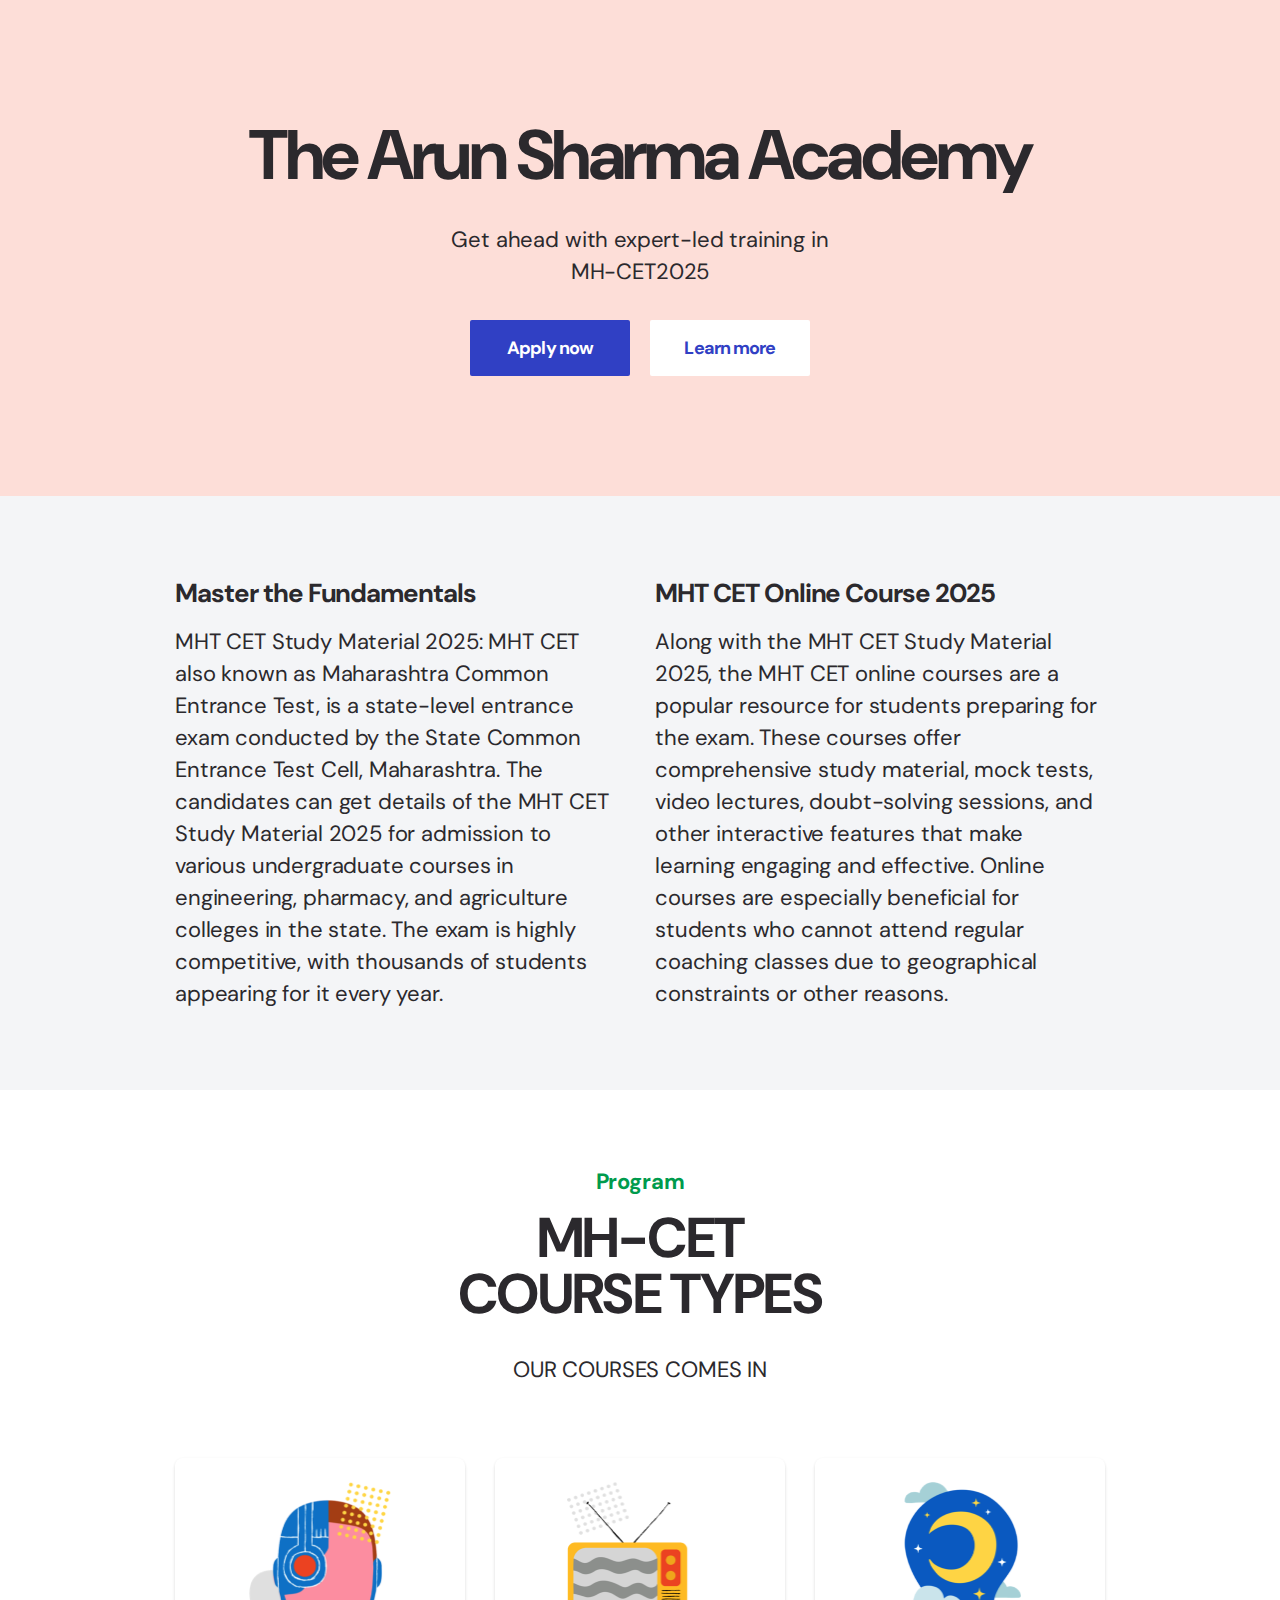
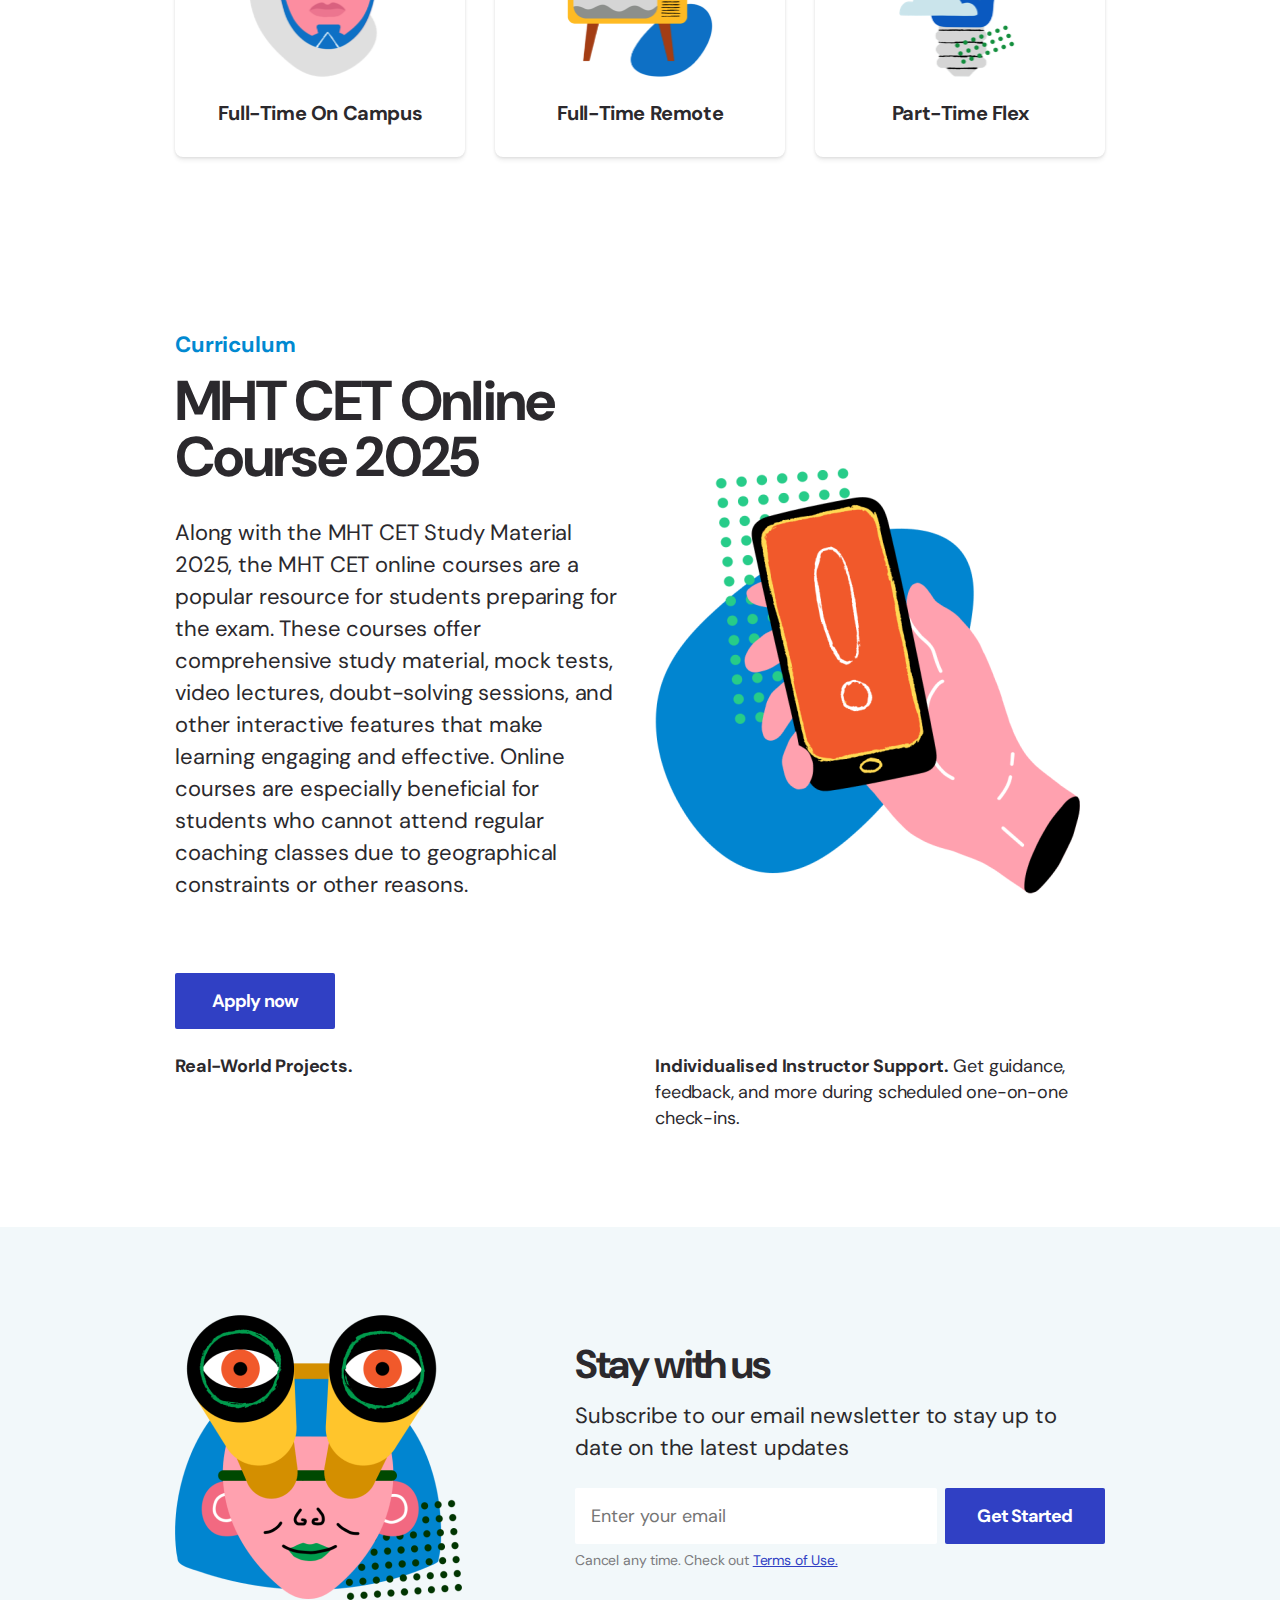
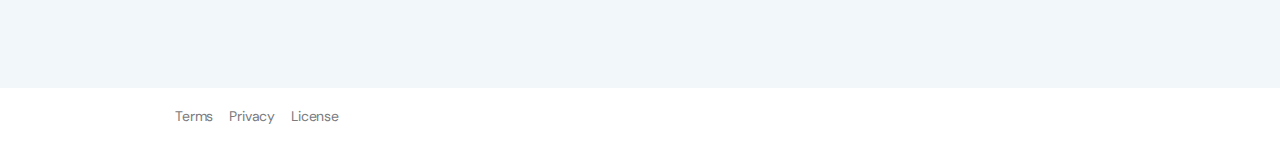
<file: index.html>
<!DOCTYPE html>
<html lang="en">
  <head>
    <meta charset="UTF-8" />
    <meta name="viewport" content="width=device-width, initial-scale=1.0" />
    <meta name="keywords" content="frontend developer, developer course" />
    <meta http-equiv="X-UA-Compatible" content="ie=edge" />
    <title>The Arun Sharma Academy</title>
    <link
      href="https://fonts.googleapis.com/css2?family=DM+Sans:wght@400;700&display=swap"
      rel="stylesheet"
    />
    <link rel="stylesheet" href="./grid.min.css" />
    <link rel="stylesheet" href="./style.css" />
  </head>
  <body>
    <section class="hero">
      <div class="container">
        <div class="row">
          <div class="col-12">
            <h1 class="hero-title">
             The Arun Sharma Academy
              <br />
              
            </h1>
            <p>
              Get ahead with expert-led training in<br />MH-CET2025
            </p>
            <div class="btn-wrapper">
              <a href="#" class="btn">Apply now</a>
              <a href="#" class="btn inverted">Learn more</a>
            </div>
          </div>
        </div>
      </div>
    </section>

    <section class="section-service">
      <div class="container">
        <div class="row">
          <div class="col-12 col-md-6">
            <h3 class="heading-3">Master the Fundamentals </h3>
            <p class="service-desc">
              MHT CET Study Material 2025: MHT CET also known as Maharashtra Common Entrance Test, is a state-level entrance exam conducted by the State Common Entrance Test Cell, Maharashtra. The candidates can get details of the MHT CET Study Material 2025 for admission to various undergraduate courses in engineering, pharmacy, and agriculture colleges in the state. The exam is highly competitive, with thousands of students appearing for it every year.
            </p>
          </div>
          <div class="col-12 col-md-6">
            <h3 class="heading-3">MHT CET Online Course 2025</h3>
            <p class="service-desc">
             Along with the MHT CET Study Material 2025, the MHT CET online courses are a popular resource for students preparing for the exam. These courses offer comprehensive study material, mock tests, video lectures, doubt-solving sessions, and other interactive features that make learning engaging and effective. Online courses are especially beneficial for students who cannot attend regular coaching classes due to geographical constraints or other reasons.
            </p>
          </div>
        </div>
      </div>
    </section>

    <section class="section-program">
      <div class="container">
        <div class="row justify-content-center">
          <div class="col-12 col-md-10">
            <strong class="section-category">Program</strong>
            <h2 class="heading-2">MH-CET<br />COURSE TYPES</h2>
            <p>
              OUR COURSES COMES IN
          </div>
        </div>
        <div class="row">
          <div class="col-12 col-md-4">
            <a href="#" class="program-card">
              <img src="./images/img-fulltime-campus.png" alt="" />
              <h3>Full-Time On Campus</h3>
            </a>
          </div>
          <div class="col-12 col-md-4">
            <a href="#" class="program-card">
              <img src="./images/img-fulltime-remote.png" alt="" />
              <h3 href="#">Full-Time Remote</h3>
            </a>
          </div>
          <div class="col-12 col-md-4">
            <a href="#" class="program-card">
              <img src="./images/img-parttime-flex.png" alt="" />
              <h3 href="#">Part-Time Flex</h3>
            </a>
          </div>
        </div>
      </div>
    </section>

    <section class="section-curriculum">
      <div class="container">
        <div class="row align-items-center">
          <div class="col-12 col-md-6">
            <strong class="section-category">Curriculum</strong>
            <h2 class="heading-2">MHT CET Online Course 2025</h2>
            <p class="curriculum-desc">
           Along with the MHT CET Study Material 2025, the MHT CET online courses are a popular resource for students preparing for the exam. These courses offer comprehensive study material, mock tests, video lectures, doubt-solving sessions, and other interactive features that make learning engaging and effective. Online courses are especially beneficial for students who cannot attend regular coaching classes due to geographical constraints or other reasons.
            </p>
            <a href="#" class="btn">Apply now</a>
          </div>
          <div class="col-12 col-md-6">
            <div class="curriculum-image" aria-hidden="true">
              <img src="./images/img-curriculum.png" alt=""/>
            </div>
          </div>
        </div>
        <div class="row"> 
        <div class="col-12 col-md-6">
          <p class="curriculum-detail-desc">
            <strong>Real-World Projects.</strong>
            
          </p>
          </div>
          <div class="col-12 col-md-6">
          <p class="curriculum-detail-desc">
            <strong>Individualised Instructor Support.</strong>
            Get guidance, feedback, and more during scheduled one-on-one check-ins.
          </p>
        </div>
      </div>
    </section>

    <section class="section-subscription">
      <div class="container">
        <div class="row align-items-center">
          <div class="col-12 col-md-5">
            <div class="subscription-image">
              <img src="./images/img-banner.png" alt="" />
            </div>
          </div>
          <div class="col-12 col-md-7">
            <h3 class="subscription-title">Stay with us</h3>
            <p class="subscription-desc">
              Subscribe to our email newsletter to stay up to date on the latest updates
            </p>

            <form action="#" method="GET" class="form-group">
              <input type="email" placeholder="Enter your email" />
              <button type="submit" class="btn">Get Started</button>
            </form>
            <p class="subscription-misc">
              Cancel any time. Check out
              <a href="#">Terms of Use.</a>
            </p>
          </div>
        </div>
      </div>
    </section>

    <footer class="footer">
      <div class="container">
        <div class="row">
          <div class="col-12">
            <ul class="footer-links">
              <li><a href="#">Terms</a></li>
              <li><a href="#">Privacy</a></li>
              <li><a href="#">License</a></li>
            </ul>
          </div>
        </div>
      </div>
    </footer>
  </body>
</html>
</file>
<file: style.css>
:root {
  /* Colour */
  --colour-black: #2b292d;
  --colour-grey: #7b7b7e;
  --colour-grey-light: #f4f5f7;
  --colour-blue-light: #f2f8fa;

  --colour-primary: #3040c4;
  --colour-green: #009b4d;
  --colour-blue: #0189d1;

  /* Margin */
  --margin-xs: 8px;
  --margin-sm: 16px;
  --margin-md: 24px;
  --margin-ml: 32px;
  --margin-lg: 40px;
  --margin-xl: 48px;
}

*,
*::before,
*::after {
  margin: 0;
  padding: 0;
  box-sizing: inherit;
}

a {
  color: inherit;
  text-decoration: none;
}

input,
button {
  border: none;
  outline: none;
  font-family: 'DM Sans', sans-serif;
}

li {
  list-style-type: none;
}

html {
  box-sizing: border-box;
}

body {
  font-family: 'DM Sans', sans-serif;
  font-weight: 400;
  letter-spacing: -0.01em;
  color: var(--colour-black);
}

p {
  font-size: 16px;
  line-height: 1.5;
}

section {
  padding: 80px 0;
}

/* ====== Heading Style ====== */
.heading-2 {
  margin-bottom: var(--margin-md);
  font-size: 34px;
  line-height: 1.0588235294;
  letter-spacing: -0.03em;
}

.heading-3 {
  margin-bottom: var(--margin-sm);
  font-size: 22px;
  line-height: 1.3636363636;
  letter-spacing: -0.04em;
}

.section-category {
  display: block;
  margin-bottom: var(--margin-xs);
  font-size: 16px;
  font-weight: 700;
  line-height: 1.5;
}

/* ====== Button Style ====== */
.btn {
  display: inline-flex;
  justify-content: center;
  align-items: center;
  width: 140px;
  height: 48px;
  padding: 16px;
  border-radius: 2px;
  font-size: 15px;
  font-weight: 700;
  line-height: 1.6;
  letter-spacing: -0.05em;
  color: #fff;
  cursor: pointer;
  background-color: var(--colour-primary);
  transition: background-color 0.25s ease-in-out;
}

.btn:hover {
  background-color: #6773da;
}

.inverted {
  color: var(--colour-primary);
  background-color: #fff;
}

.inverted:hover {
  color: #fff;
  background-color: var(--colour-primary);
}

.btn-wrapper .btn:first-child {
  margin-right: var(--margin-xs);
}

/* ====== Hero ====== */
.hero {
  display: flex;
  flex-direction: column;
  justify-content: center;
  align-items: center;
  text-align: center;
  height: 100vh;
  background-color: #fdded8;
}

.hero-title {
  margin-bottom: var(--margin-md);
  font-size: 40px;
  line-height: 1;
  letter-spacing: -0.05em;
}

.hero p {
  margin-bottom: var(--margin-md);
}

/* ====== Service Section ====== */
.section-service {
  background-color: var(--colour-grey-light);
}

.section-service .col-12:first-child {
  margin-bottom: var(--margin-lg);
}

/* ====== Program Section ====== */
.section-program .section-category {
  color: var(--colour-green);
}

.section-program .row:first-child {
  margin-bottom: var(--margin-ml);
}

.program-card {
  display: block;
  padding: 24px 0 32px;
  text-align: center;
  border-radius: 8px;
  box-shadow: 0 4px 4px rgba(0, 0, 0, 0.05), 0 1px 3px rgba(0, 0, 0, 0.1),
    inset 0 1px 0 rgba(255, 255, 255, 0.1);
  transition: all 0.25s ease-in-out;
}

/* Except for the last program card */
.section-program .col-md-4:not(:last-child) {
  margin-bottom: 20px;
}

.program-card:hover {
  transform: translateY(-4px);
  background-color: #3141c5;
  box-shadow: 0 11px 55px rgba(0, 0, 0, 0.07), 0 13px 18px rgba(0, 0, 0, 0.15);
}

.program-card:hover h3 {
  color: #fff;
}

.program-card img {
  display: block;
  width: auto;
  height: 195px;
  margin: 0 auto var(--margin-sm);
}

.program-card h3 {
  font-size: 18px;
  line-height: 1.3333333333;
  letter-spacing: -0.02em;
  transition: color 0.4s ease-in-out;
}

/* ====== Curriculum Section ====== */
.section-curriculum .section-category {
  color: var(--colour-blue);
}

.section-curriculum .row:first-child {
  margin-bottom: var(--margin-xl);
}

.curriculum-desc {
  margin-bottom: var(--margin-ml);
}

.curriculum-image {
  display: none;
}

/* First curriculum detail description */
.section-curriculum .row:last-child .col-12:first-child {
  margin-bottom: var(--margin-lg);
}

/* ====== Subscription Section ====== */
.section-subscription {
  padding: 40px 0;
  text-align: center;
  background-color: var(--colour-blue-light);
}

.subscription-image {
  padding: 25px 0;
  margin-bottom: var(--margin-sm);
}

.subscription-image img {
  display: block;
  width: auto;
  height: 190px;
  margin: 0 auto;
}

.subscription-title {
  margin-bottom: var(--margin-sm);
  font-size: 32px;
  line-height: 1;
  letter-spacing: -0.05em;
}

.subscription-desc {
  margin-bottom: var(--margin-md);
}

.form-group input {
  width: 100%;
  padding: 12px 16px;
  border-radius: 2px;
  font-size: 16px;
  line-height: 1.5;
  color: var(--colour-grey);
}

.form-group button {
  width: 100%;
  margin: var(--margin-xs) 0;
}

.subscription-misc {
  font-size: 13px;
  line-height: 1.5384615385;
  color: var(--colour-grey);
}

.subscription-misc a {
  color: var(--colour-primary);
  text-decoration: underline;
}

/* ====== Footer ====== */
.footer-links {
  padding: 24px 0;
}

.footer-links li:not(:last-child) {
  margin-bottom: var(--margin-xs);
}

.footer-links a {
  font-size: 14px;
  line-height: 1.7142857143;
  color: var(--colour-grey);
}

/* ====== >= 768px ====== */
@media screen and (min-width: 768px) {
  p {
    font-size: 22px;
    line-height: 1.4545454545;
  }

  /* ====== Utilities ====== */
  .heading-2 {
    margin-bottom: var(--margin-ml);
    font-size: 56px;
    line-height: 1;
  }

  .heading-3 {
    margin-bottom: var(--margin-sm);
    font-size: 26px;
    line-height: 1.3076923077;
  }

  .section-category {
    margin-bottom: var(--margin-sm);
    font-size: 22px;
    line-height: 1.0909090909;
  }

  .btn {
    width: 160px;
    height: 56px;
    padding: 0 12px;
    font-size: 18px;
    line-height: 1.5555555556;
    letter-spacing: -0.05em;
  }

  .btn-wrapper .btn:first-child {
    margin-right: calc(var(--margin-xs) * 2);
  }

  /* ====== Hero ====== */
  .hero {
    height: auto;
    padding: 120px 0;
  }

  .hero-title {
    font-size: 70px;
    line-height: 1.0285714286;
  }

  .hero p {
    margin: var(--margin-ml) 0;
  }

  /* ====== Service Section ====== */
  .section-service .col-12:first-child {
    margin-bottom: 0;
  }

  /* ====== Program Section ====== */
  .section-program {
    padding: 80px 0 96px;
    text-align: center;
  }

  .section-program .row:first-child {
    margin-bottom: 72px;
  }

  /* Except for the last program card */
  .section-program .col-md-4:not(:last-child) {
    margin-bottom: 0;
  }

  .program-card img {
    margin-bottom: var(--margin-md);
  }

  .program-card h3 {
    font-size: 20px;
    line-height: 1.2;
  }

  /* ====== Curriculum Section ====== */
  .section-curriculum {
    padding: 80px 0 96px;
  }

  .section-curriculum .row:first-child {
    margin-bottom: 24px;
  }

  .curriculum-desc {
    margin-bottom: 72px;
  }

  .curriculum-image {
    display: block;
  }

  .curriculum-image img {
    display: block;
    width: 100%;
    max-width: 425px;
    height: auto;
  }

  /* First curriculum detail description */
  .section-curriculum .row:last-child .col-12:first-child {
    margin-bottom: 0;
  }

  .curriculum-detail-desc {
    font-size: 18px;
    line-height: 1.4444444444;
  }

  /* ====== Subscription Section ====== */
  .section-subscription {
    padding: 80px 0;
    text-align: left;
  }

  .subscription-title {
    font-size: 40px;
  }

  .subscription-image {
    padding: 8px 0;
    margin-bottom: 0;
  }

  .subscription-image img {
    margin-left: 0;
    height: 285px;
  }

  .form-group {
    display: flex;
    align-items: center;
    margin-bottom: 4px;
  }

  .form-group input {
    padding: 16px;
    margin-right: var(--margin-xs);
    font-size: 18px;
    line-height: 1.3333333333;
  }

  .form-group button {
    flex: 0 0 160px;
    margin: 0;
  }

  .subscription-misc {
    font-size: 14px;
    line-height: 1.7142857143;
  }
  /* ====== Footer ====== */
  .footer-links {
    display: flex;
    padding: 16px 0;
  }

  .footer-links li:not(:last-child) {
    margin-bottom: 0;
  }

  .footer-links a {
    margin-right: 16px;
  }
}

/* Custom Grid System - Fix container width */
@media only screen and (min-width: 1200px) {
  .container {
    max-width: 960px;
  }
}
</file>
<file: grid.min.css>
.sr-only{position:absolute;width:1px;height:1px;padding:0;margin:-1px;overflow:hidden;clip:rect(0, 0, 0, 0);white-space:nowrap;border:0}.sr-only-focusable:active,.sr-only-focusable:focus{position:static;width:auto;height:auto;overflow:visible;clip:auto;white-space:normal}/*!
 * Bootstrap Grid v4.4.1 (https://getbootstrap.com/)
 * Copyright 2011-2019 The Bootstrap Authors
 * Copyright 2011-2019 Twitter, Inc.
 * Licensed under MIT (https://github.com/twbs/bootstrap/blob/master/LICENSE)
 */html{-webkit-box-sizing:border-box;box-sizing:border-box;-ms-overflow-style:scrollbar}*,*::before,*::after{-webkit-box-sizing:inherit;box-sizing:inherit}.container{width:100%;padding-right:15px;padding-left:15px;margin-right:auto;margin-left:auto}@media (min-width: 576px){.container{max-width:540px}}@media (min-width: 768px){.container{max-width:720px}}@media (min-width: 992px){.container{max-width:960px}}@media (min-width: 1200px){.container{max-width:1140px}}.container-fluid,.container-sm,.container-md,.container-lg,.container-xl{width:100%;padding-right:15px;padding-left:15px;margin-right:auto;margin-left:auto}@media (min-width: 576px){.container,.container-sm{max-width:540px}}@media (min-width: 768px){.container,.container-sm,.container-md{max-width:720px}}@media (min-width: 992px){.container,.container-sm,.container-md,.container-lg{max-width:960px}}@media (min-width: 1200px){.container,.container-sm,.container-md,.container-lg,.container-xl{max-width:1140px}}.row{display:-webkit-box;display:-ms-flexbox;display:flex;-ms-flex-wrap:wrap;flex-wrap:wrap;margin-right:-15px;margin-left:-15px}.no-gutters{margin-right:0;margin-left:0}.no-gutters>.col,.no-gutters>[class*="col-"]{padding-right:0;padding-left:0}.col-1,.col-2,.col-3,.col-4,.col-5,.col-6,.col-7,.col-8,.col-9,.col-10,.col-11,.col-12,.col,.col-auto,.col-sm-1,.col-sm-2,.col-sm-3,.col-sm-4,.col-sm-5,.col-sm-6,.col-sm-7,.col-sm-8,.col-sm-9,.col-sm-10,.col-sm-11,.col-sm-12,.col-sm,.col-sm-auto,.col-md-1,.col-md-2,.col-md-3,.col-md-4,.col-md-5,.col-md-6,.col-md-7,.col-md-8,.col-md-9,.col-md-10,.col-md-11,.col-md-12,.col-md,.col-md-auto,.col-lg-1,.col-lg-2,.col-lg-3,.col-lg-4,.col-lg-5,.col-lg-6,.col-lg-7,.col-lg-8,.col-lg-9,.col-lg-10,.col-lg-11,.col-lg-12,.col-lg,.col-lg-auto,.col-xl-1,.col-xl-2,.col-xl-3,.col-xl-4,.col-xl-5,.col-xl-6,.col-xl-7,.col-xl-8,.col-xl-9,.col-xl-10,.col-xl-11,.col-xl-12,.col-xl,.col-xl-auto{position:relative;width:100%;padding-right:15px;padding-left:15px}.col{-ms-flex-preferred-size:0;flex-basis:0;-webkit-box-flex:1;-ms-flex-positive:1;flex-grow:1;max-width:100%}.row-cols-1>*{-webkit-box-flex:0;-ms-flex:0 0 100%;flex:0 0 100%;max-width:100%}.row-cols-2>*{-webkit-box-flex:0;-ms-flex:0 0 50%;flex:0 0 50%;max-width:50%}.row-cols-3>*{-webkit-box-flex:0;-ms-flex:0 0 33.3333333333%;flex:0 0 33.3333333333%;max-width:33.3333333333%}.row-cols-4>*{-webkit-box-flex:0;-ms-flex:0 0 25%;flex:0 0 25%;max-width:25%}.row-cols-5>*{-webkit-box-flex:0;-ms-flex:0 0 20%;flex:0 0 20%;max-width:20%}.row-cols-6>*{-webkit-box-flex:0;-ms-flex:0 0 16.6666666667%;flex:0 0 16.6666666667%;max-width:16.6666666667%}.col-auto{-webkit-box-flex:0;-ms-flex:0 0 auto;flex:0 0 auto;width:auto;max-width:100%}.col-1{-webkit-box-flex:0;-ms-flex:0 0 8.3333333333%;flex:0 0 8.3333333333%;max-width:8.3333333333%}.col-2{-webkit-box-flex:0;-ms-flex:0 0 16.6666666667%;flex:0 0 16.6666666667%;max-width:16.6666666667%}.col-3{-webkit-box-flex:0;-ms-flex:0 0 25%;flex:0 0 25%;max-width:25%}.col-4{-webkit-box-flex:0;-ms-flex:0 0 33.3333333333%;flex:0 0 33.3333333333%;max-width:33.3333333333%}.col-5{-webkit-box-flex:0;-ms-flex:0 0 41.6666666667%;flex:0 0 41.6666666667%;max-width:41.6666666667%}.col-6{-webkit-box-flex:0;-ms-flex:0 0 50%;flex:0 0 50%;max-width:50%}.col-7{-webkit-box-flex:0;-ms-flex:0 0 58.3333333333%;flex:0 0 58.3333333333%;max-width:58.3333333333%}.col-8{-webkit-box-flex:0;-ms-flex:0 0 66.6666666667%;flex:0 0 66.6666666667%;max-width:66.6666666667%}.col-9{-webkit-box-flex:0;-ms-flex:0 0 75%;flex:0 0 75%;max-width:75%}.col-10{-webkit-box-flex:0;-ms-flex:0 0 83.3333333333%;flex:0 0 83.3333333333%;max-width:83.3333333333%}.col-11{-webkit-box-flex:0;-ms-flex:0 0 91.6666666667%;flex:0 0 91.6666666667%;max-width:91.6666666667%}.col-12{-webkit-box-flex:0;-ms-flex:0 0 100%;flex:0 0 100%;max-width:100%}.order-first{-webkit-box-ordinal-group:0;-ms-flex-order:-1;order:-1}.order-last{-webkit-box-ordinal-group:14;-ms-flex-order:13;order:13}.order-0{-webkit-box-ordinal-group:1;-ms-flex-order:0;order:0}.order-1{-webkit-box-ordinal-group:2;-ms-flex-order:1;order:1}.order-2{-webkit-box-ordinal-group:3;-ms-flex-order:2;order:2}.order-3{-webkit-box-ordinal-group:4;-ms-flex-order:3;order:3}.order-4{-webkit-box-ordinal-group:5;-ms-flex-order:4;order:4}.order-5{-webkit-box-ordinal-group:6;-ms-flex-order:5;order:5}.order-6{-webkit-box-ordinal-group:7;-ms-flex-order:6;order:6}.order-7{-webkit-box-ordinal-group:8;-ms-flex-order:7;order:7}.order-8{-webkit-box-ordinal-group:9;-ms-flex-order:8;order:8}.order-9{-webkit-box-ordinal-group:10;-ms-flex-order:9;order:9}.order-10{-webkit-box-ordinal-group:11;-ms-flex-order:10;order:10}.order-11{-webkit-box-ordinal-group:12;-ms-flex-order:11;order:11}.order-12{-webkit-box-ordinal-group:13;-ms-flex-order:12;order:12}.offset-1{margin-left:8.3333333333%}.offset-2{margin-left:16.6666666667%}.offset-3{margin-left:25%}.offset-4{margin-left:33.3333333333%}.offset-5{margin-left:41.6666666667%}.offset-6{margin-left:50%}.offset-7{margin-left:58.3333333333%}.offset-8{margin-left:66.6666666667%}.offset-9{margin-left:75%}.offset-10{margin-left:83.3333333333%}.offset-11{margin-left:91.6666666667%}@media (min-width: 576px){.col-sm{-ms-flex-preferred-size:0;flex-basis:0;-webkit-box-flex:1;-ms-flex-positive:1;flex-grow:1;max-width:100%}.row-cols-sm-1>*{-webkit-box-flex:0;-ms-flex:0 0 100%;flex:0 0 100%;max-width:100%}.row-cols-sm-2>*{-webkit-box-flex:0;-ms-flex:0 0 50%;flex:0 0 50%;max-width:50%}.row-cols-sm-3>*{-webkit-box-flex:0;-ms-flex:0 0 33.3333333333%;flex:0 0 33.3333333333%;max-width:33.3333333333%}.row-cols-sm-4>*{-webkit-box-flex:0;-ms-flex:0 0 25%;flex:0 0 25%;max-width:25%}.row-cols-sm-5>*{-webkit-box-flex:0;-ms-flex:0 0 20%;flex:0 0 20%;max-width:20%}.row-cols-sm-6>*{-webkit-box-flex:0;-ms-flex:0 0 16.6666666667%;flex:0 0 16.6666666667%;max-width:16.6666666667%}.col-sm-auto{-webkit-box-flex:0;-ms-flex:0 0 auto;flex:0 0 auto;width:auto;max-width:100%}.col-sm-1{-webkit-box-flex:0;-ms-flex:0 0 8.3333333333%;flex:0 0 8.3333333333%;max-width:8.3333333333%}.col-sm-2{-webkit-box-flex:0;-ms-flex:0 0 16.6666666667%;flex:0 0 16.6666666667%;max-width:16.6666666667%}.col-sm-3{-webkit-box-flex:0;-ms-flex:0 0 25%;flex:0 0 25%;max-width:25%}.col-sm-4{-webkit-box-flex:0;-ms-flex:0 0 33.3333333333%;flex:0 0 33.3333333333%;max-width:33.3333333333%}.col-sm-5{-webkit-box-flex:0;-ms-flex:0 0 41.6666666667%;flex:0 0 41.6666666667%;max-width:41.6666666667%}.col-sm-6{-webkit-box-flex:0;-ms-flex:0 0 50%;flex:0 0 50%;max-width:50%}.col-sm-7{-webkit-box-flex:0;-ms-flex:0 0 58.3333333333%;flex:0 0 58.3333333333%;max-width:58.3333333333%}.col-sm-8{-webkit-box-flex:0;-ms-flex:0 0 66.6666666667%;flex:0 0 66.6666666667%;max-width:66.6666666667%}.col-sm-9{-webkit-box-flex:0;-ms-flex:0 0 75%;flex:0 0 75%;max-width:75%}.col-sm-10{-webkit-box-flex:0;-ms-flex:0 0 83.3333333333%;flex:0 0 83.3333333333%;max-width:83.3333333333%}.col-sm-11{-webkit-box-flex:0;-ms-flex:0 0 91.6666666667%;flex:0 0 91.6666666667%;max-width:91.6666666667%}.col-sm-12{-webkit-box-flex:0;-ms-flex:0 0 100%;flex:0 0 100%;max-width:100%}.order-sm-first{-webkit-box-ordinal-group:0;-ms-flex-order:-1;order:-1}.order-sm-last{-webkit-box-ordinal-group:14;-ms-flex-order:13;order:13}.order-sm-0{-webkit-box-ordinal-group:1;-ms-flex-order:0;order:0}.order-sm-1{-webkit-box-ordinal-group:2;-ms-flex-order:1;order:1}.order-sm-2{-webkit-box-ordinal-group:3;-ms-flex-order:2;order:2}.order-sm-3{-webkit-box-ordinal-group:4;-ms-flex-order:3;order:3}.order-sm-4{-webkit-box-ordinal-group:5;-ms-flex-order:4;order:4}.order-sm-5{-webkit-box-ordinal-group:6;-ms-flex-order:5;order:5}.order-sm-6{-webkit-box-ordinal-group:7;-ms-flex-order:6;order:6}.order-sm-7{-webkit-box-ordinal-group:8;-ms-flex-order:7;order:7}.order-sm-8{-webkit-box-ordinal-group:9;-ms-flex-order:8;order:8}.order-sm-9{-webkit-box-ordinal-group:10;-ms-flex-order:9;order:9}.order-sm-10{-webkit-box-ordinal-group:11;-ms-flex-order:10;order:10}.order-sm-11{-webkit-box-ordinal-group:12;-ms-flex-order:11;order:11}.order-sm-12{-webkit-box-ordinal-group:13;-ms-flex-order:12;order:12}.offset-sm-0{margin-left:0}.offset-sm-1{margin-left:8.3333333333%}.offset-sm-2{margin-left:16.6666666667%}.offset-sm-3{margin-left:25%}.offset-sm-4{margin-left:33.3333333333%}.offset-sm-5{margin-left:41.6666666667%}.offset-sm-6{margin-left:50%}.offset-sm-7{margin-left:58.3333333333%}.offset-sm-8{margin-left:66.6666666667%}.offset-sm-9{margin-left:75%}.offset-sm-10{margin-left:83.3333333333%}.offset-sm-11{margin-left:91.6666666667%}}@media (min-width: 768px){.col-md{-ms-flex-preferred-size:0;flex-basis:0;-webkit-box-flex:1;-ms-flex-positive:1;flex-grow:1;max-width:100%}.row-cols-md-1>*{-webkit-box-flex:0;-ms-flex:0 0 100%;flex:0 0 100%;max-width:100%}.row-cols-md-2>*{-webkit-box-flex:0;-ms-flex:0 0 50%;flex:0 0 50%;max-width:50%}.row-cols-md-3>*{-webkit-box-flex:0;-ms-flex:0 0 33.3333333333%;flex:0 0 33.3333333333%;max-width:33.3333333333%}.row-cols-md-4>*{-webkit-box-flex:0;-ms-flex:0 0 25%;flex:0 0 25%;max-width:25%}.row-cols-md-5>*{-webkit-box-flex:0;-ms-flex:0 0 20%;flex:0 0 20%;max-width:20%}.row-cols-md-6>*{-webkit-box-flex:0;-ms-flex:0 0 16.6666666667%;flex:0 0 16.6666666667%;max-width:16.6666666667%}.col-md-auto{-webkit-box-flex:0;-ms-flex:0 0 auto;flex:0 0 auto;width:auto;max-width:100%}.col-md-1{-webkit-box-flex:0;-ms-flex:0 0 8.3333333333%;flex:0 0 8.3333333333%;max-width:8.3333333333%}.col-md-2{-webkit-box-flex:0;-ms-flex:0 0 16.6666666667%;flex:0 0 16.6666666667%;max-width:16.6666666667%}.col-md-3{-webkit-box-flex:0;-ms-flex:0 0 25%;flex:0 0 25%;max-width:25%}.col-md-4{-webkit-box-flex:0;-ms-flex:0 0 33.3333333333%;flex:0 0 33.3333333333%;max-width:33.3333333333%}.col-md-5{-webkit-box-flex:0;-ms-flex:0 0 41.6666666667%;flex:0 0 41.6666666667%;max-width:41.6666666667%}.col-md-6{-webkit-box-flex:0;-ms-flex:0 0 50%;flex:0 0 50%;max-width:50%}.col-md-7{-webkit-box-flex:0;-ms-flex:0 0 58.3333333333%;flex:0 0 58.3333333333%;max-width:58.3333333333%}.col-md-8{-webkit-box-flex:0;-ms-flex:0 0 66.6666666667%;flex:0 0 66.6666666667%;max-width:66.6666666667%}.col-md-9{-webkit-box-flex:0;-ms-flex:0 0 75%;flex:0 0 75%;max-width:75%}.col-md-10{-webkit-box-flex:0;-ms-flex:0 0 83.3333333333%;flex:0 0 83.3333333333%;max-width:83.3333333333%}.col-md-11{-webkit-box-flex:0;-ms-flex:0 0 91.6666666667%;flex:0 0 91.6666666667%;max-width:91.6666666667%}.col-md-12{-webkit-box-flex:0;-ms-flex:0 0 100%;flex:0 0 100%;max-width:100%}.order-md-first{-webkit-box-ordinal-group:0;-ms-flex-order:-1;order:-1}.order-md-last{-webkit-box-ordinal-group:14;-ms-flex-order:13;order:13}.order-md-0{-webkit-box-ordinal-group:1;-ms-flex-order:0;order:0}.order-md-1{-webkit-box-ordinal-group:2;-ms-flex-order:1;order:1}.order-md-2{-webkit-box-ordinal-group:3;-ms-flex-order:2;order:2}.order-md-3{-webkit-box-ordinal-group:4;-ms-flex-order:3;order:3}.order-md-4{-webkit-box-ordinal-group:5;-ms-flex-order:4;order:4}.order-md-5{-webkit-box-ordinal-group:6;-ms-flex-order:5;order:5}.order-md-6{-webkit-box-ordinal-group:7;-ms-flex-order:6;order:6}.order-md-7{-webkit-box-ordinal-group:8;-ms-flex-order:7;order:7}.order-md-8{-webkit-box-ordinal-group:9;-ms-flex-order:8;order:8}.order-md-9{-webkit-box-ordinal-group:10;-ms-flex-order:9;order:9}.order-md-10{-webkit-box-ordinal-group:11;-ms-flex-order:10;order:10}.order-md-11{-webkit-box-ordinal-group:12;-ms-flex-order:11;order:11}.order-md-12{-webkit-box-ordinal-group:13;-ms-flex-order:12;order:12}.offset-md-0{margin-left:0}.offset-md-1{margin-left:8.3333333333%}.offset-md-2{margin-left:16.6666666667%}.offset-md-3{margin-left:25%}.offset-md-4{margin-left:33.3333333333%}.offset-md-5{margin-left:41.6666666667%}.offset-md-6{margin-left:50%}.offset-md-7{margin-left:58.3333333333%}.offset-md-8{margin-left:66.6666666667%}.offset-md-9{margin-left:75%}.offset-md-10{margin-left:83.3333333333%}.offset-md-11{margin-left:91.6666666667%}}@media (min-width: 992px){.col-lg{-ms-flex-preferred-size:0;flex-basis:0;-webkit-box-flex:1;-ms-flex-positive:1;flex-grow:1;max-width:100%}.row-cols-lg-1>*{-webkit-box-flex:0;-ms-flex:0 0 100%;flex:0 0 100%;max-width:100%}.row-cols-lg-2>*{-webkit-box-flex:0;-ms-flex:0 0 50%;flex:0 0 50%;max-width:50%}.row-cols-lg-3>*{-webkit-box-flex:0;-ms-flex:0 0 33.3333333333%;flex:0 0 33.3333333333%;max-width:33.3333333333%}.row-cols-lg-4>*{-webkit-box-flex:0;-ms-flex:0 0 25%;flex:0 0 25%;max-width:25%}.row-cols-lg-5>*{-webkit-box-flex:0;-ms-flex:0 0 20%;flex:0 0 20%;max-width:20%}.row-cols-lg-6>*{-webkit-box-flex:0;-ms-flex:0 0 16.6666666667%;flex:0 0 16.6666666667%;max-width:16.6666666667%}.col-lg-auto{-webkit-box-flex:0;-ms-flex:0 0 auto;flex:0 0 auto;width:auto;max-width:100%}.col-lg-1{-webkit-box-flex:0;-ms-flex:0 0 8.3333333333%;flex:0 0 8.3333333333%;max-width:8.3333333333%}.col-lg-2{-webkit-box-flex:0;-ms-flex:0 0 16.6666666667%;flex:0 0 16.6666666667%;max-width:16.6666666667%}.col-lg-3{-webkit-box-flex:0;-ms-flex:0 0 25%;flex:0 0 25%;max-width:25%}.col-lg-4{-webkit-box-flex:0;-ms-flex:0 0 33.3333333333%;flex:0 0 33.3333333333%;max-width:33.3333333333%}.col-lg-5{-webkit-box-flex:0;-ms-flex:0 0 41.6666666667%;flex:0 0 41.6666666667%;max-width:41.6666666667%}.col-lg-6{-webkit-box-flex:0;-ms-flex:0 0 50%;flex:0 0 50%;max-width:50%}.col-lg-7{-webkit-box-flex:0;-ms-flex:0 0 58.3333333333%;flex:0 0 58.3333333333%;max-width:58.3333333333%}.col-lg-8{-webkit-box-flex:0;-ms-flex:0 0 66.6666666667%;flex:0 0 66.6666666667%;max-width:66.6666666667%}.col-lg-9{-webkit-box-flex:0;-ms-flex:0 0 75%;flex:0 0 75%;max-width:75%}.col-lg-10{-webkit-box-flex:0;-ms-flex:0 0 83.3333333333%;flex:0 0 83.3333333333%;max-width:83.3333333333%}.col-lg-11{-webkit-box-flex:0;-ms-flex:0 0 91.6666666667%;flex:0 0 91.6666666667%;max-width:91.6666666667%}.col-lg-12{-webkit-box-flex:0;-ms-flex:0 0 100%;flex:0 0 100%;max-width:100%}.order-lg-first{-webkit-box-ordinal-group:0;-ms-flex-order:-1;order:-1}.order-lg-last{-webkit-box-ordinal-group:14;-ms-flex-order:13;order:13}.order-lg-0{-webkit-box-ordinal-group:1;-ms-flex-order:0;order:0}.order-lg-1{-webkit-box-ordinal-group:2;-ms-flex-order:1;order:1}.order-lg-2{-webkit-box-ordinal-group:3;-ms-flex-order:2;order:2}.order-lg-3{-webkit-box-ordinal-group:4;-ms-flex-order:3;order:3}.order-lg-4{-webkit-box-ordinal-group:5;-ms-flex-order:4;order:4}.order-lg-5{-webkit-box-ordinal-group:6;-ms-flex-order:5;order:5}.order-lg-6{-webkit-box-ordinal-group:7;-ms-flex-order:6;order:6}.order-lg-7{-webkit-box-ordinal-group:8;-ms-flex-order:7;order:7}.order-lg-8{-webkit-box-ordinal-group:9;-ms-flex-order:8;order:8}.order-lg-9{-webkit-box-ordinal-group:10;-ms-flex-order:9;order:9}.order-lg-10{-webkit-box-ordinal-group:11;-ms-flex-order:10;order:10}.order-lg-11{-webkit-box-ordinal-group:12;-ms-flex-order:11;order:11}.order-lg-12{-webkit-box-ordinal-group:13;-ms-flex-order:12;order:12}.offset-lg-0{margin-left:0}.offset-lg-1{margin-left:8.3333333333%}.offset-lg-2{margin-left:16.6666666667%}.offset-lg-3{margin-left:25%}.offset-lg-4{margin-left:33.3333333333%}.offset-lg-5{margin-left:41.6666666667%}.offset-lg-6{margin-left:50%}.offset-lg-7{margin-left:58.3333333333%}.offset-lg-8{margin-left:66.6666666667%}.offset-lg-9{margin-left:75%}.offset-lg-10{margin-left:83.3333333333%}.offset-lg-11{margin-left:91.6666666667%}}@media (min-width: 1200px){.col-xl{-ms-flex-preferred-size:0;flex-basis:0;-webkit-box-flex:1;-ms-flex-positive:1;flex-grow:1;max-width:100%}.row-cols-xl-1>*{-webkit-box-flex:0;-ms-flex:0 0 100%;flex:0 0 100%;max-width:100%}.row-cols-xl-2>*{-webkit-box-flex:0;-ms-flex:0 0 50%;flex:0 0 50%;max-width:50%}.row-cols-xl-3>*{-webkit-box-flex:0;-ms-flex:0 0 33.3333333333%;flex:0 0 33.3333333333%;max-width:33.3333333333%}.row-cols-xl-4>*{-webkit-box-flex:0;-ms-flex:0 0 25%;flex:0 0 25%;max-width:25%}.row-cols-xl-5>*{-webkit-box-flex:0;-ms-flex:0 0 20%;flex:0 0 20%;max-width:20%}.row-cols-xl-6>*{-webkit-box-flex:0;-ms-flex:0 0 16.6666666667%;flex:0 0 16.6666666667%;max-width:16.6666666667%}.col-xl-auto{-webkit-box-flex:0;-ms-flex:0 0 auto;flex:0 0 auto;width:auto;max-width:100%}.col-xl-1{-webkit-box-flex:0;-ms-flex:0 0 8.3333333333%;flex:0 0 8.3333333333%;max-width:8.3333333333%}.col-xl-2{-webkit-box-flex:0;-ms-flex:0 0 16.6666666667%;flex:0 0 16.6666666667%;max-width:16.6666666667%}.col-xl-3{-webkit-box-flex:0;-ms-flex:0 0 25%;flex:0 0 25%;max-width:25%}.col-xl-4{-webkit-box-flex:0;-ms-flex:0 0 33.3333333333%;flex:0 0 33.3333333333%;max-width:33.3333333333%}.col-xl-5{-webkit-box-flex:0;-ms-flex:0 0 41.6666666667%;flex:0 0 41.6666666667%;max-width:41.6666666667%}.col-xl-6{-webkit-box-flex:0;-ms-flex:0 0 50%;flex:0 0 50%;max-width:50%}.col-xl-7{-webkit-box-flex:0;-ms-flex:0 0 58.3333333333%;flex:0 0 58.3333333333%;max-width:58.3333333333%}.col-xl-8{-webkit-box-flex:0;-ms-flex:0 0 66.6666666667%;flex:0 0 66.6666666667%;max-width:66.6666666667%}.col-xl-9{-webkit-box-flex:0;-ms-flex:0 0 75%;flex:0 0 75%;max-width:75%}.col-xl-10{-webkit-box-flex:0;-ms-flex:0 0 83.3333333333%;flex:0 0 83.3333333333%;max-width:83.3333333333%}.col-xl-11{-webkit-box-flex:0;-ms-flex:0 0 91.6666666667%;flex:0 0 91.6666666667%;max-width:91.6666666667%}.col-xl-12{-webkit-box-flex:0;-ms-flex:0 0 100%;flex:0 0 100%;max-width:100%}.order-xl-first{-webkit-box-ordinal-group:0;-ms-flex-order:-1;order:-1}.order-xl-last{-webkit-box-ordinal-group:14;-ms-flex-order:13;order:13}.order-xl-0{-webkit-box-ordinal-group:1;-ms-flex-order:0;order:0}.order-xl-1{-webkit-box-ordinal-group:2;-ms-flex-order:1;order:1}.order-xl-2{-webkit-box-ordinal-group:3;-ms-flex-order:2;order:2}.order-xl-3{-webkit-box-ordinal-group:4;-ms-flex-order:3;order:3}.order-xl-4{-webkit-box-ordinal-group:5;-ms-flex-order:4;order:4}.order-xl-5{-webkit-box-ordinal-group:6;-ms-flex-order:5;order:5}.order-xl-6{-webkit-box-ordinal-group:7;-ms-flex-order:6;order:6}.order-xl-7{-webkit-box-ordinal-group:8;-ms-flex-order:7;order:7}.order-xl-8{-webkit-box-ordinal-group:9;-ms-flex-order:8;order:8}.order-xl-9{-webkit-box-ordinal-group:10;-ms-flex-order:9;order:9}.order-xl-10{-webkit-box-ordinal-group:11;-ms-flex-order:10;order:10}.order-xl-11{-webkit-box-ordinal-group:12;-ms-flex-order:11;order:11}.order-xl-12{-webkit-box-ordinal-group:13;-ms-flex-order:12;order:12}.offset-xl-0{margin-left:0}.offset-xl-1{margin-left:8.3333333333%}.offset-xl-2{margin-left:16.6666666667%}.offset-xl-3{margin-left:25%}.offset-xl-4{margin-left:33.3333333333%}.offset-xl-5{margin-left:41.6666666667%}.offset-xl-6{margin-left:50%}.offset-xl-7{margin-left:58.3333333333%}.offset-xl-8{margin-left:66.6666666667%}.offset-xl-9{margin-left:75%}.offset-xl-10{margin-left:83.3333333333%}.offset-xl-11{margin-left:91.6666666667%}}.d-none{display:none !important}.d-inline{display:inline !important}.d-inline-block{display:inline-block !important}.d-block{display:block !important}.d-table{display:table !important}.d-table-row{display:table-row !important}.d-table-cell{display:table-cell !important}.d-flex{display:-webkit-box !important;display:-ms-flexbox !important;display:flex !important}.d-inline-flex{display:-webkit-inline-box !important;display:-ms-inline-flexbox !important;display:inline-flex !important}@media (min-width: 576px){.d-sm-none{display:none !important}.d-sm-inline{display:inline !important}.d-sm-inline-block{display:inline-block !important}.d-sm-block{display:block !important}.d-sm-table{display:table !important}.d-sm-table-row{display:table-row !important}.d-sm-table-cell{display:table-cell !important}.d-sm-flex{display:-webkit-box !important;display:-ms-flexbox !important;display:flex !important}.d-sm-inline-flex{display:-webkit-inline-box !important;display:-ms-inline-flexbox !important;display:inline-flex !important}}@media (min-width: 768px){.d-md-none{display:none !important}.d-md-inline{display:inline !important}.d-md-inline-block{display:inline-block !important}.d-md-block{display:block !important}.d-md-table{display:table !important}.d-md-table-row{display:table-row !important}.d-md-table-cell{display:table-cell !important}.d-md-flex{display:-webkit-box !important;display:-ms-flexbox !important;display:flex !important}.d-md-inline-flex{display:-webkit-inline-box !important;display:-ms-inline-flexbox !important;display:inline-flex !important}}@media (min-width: 992px){.d-lg-none{display:none !important}.d-lg-inline{display:inline !important}.d-lg-inline-block{display:inline-block !important}.d-lg-block{display:block !important}.d-lg-table{display:table !important}.d-lg-table-row{display:table-row !important}.d-lg-table-cell{display:table-cell !important}.d-lg-flex{display:-webkit-box !important;display:-ms-flexbox !important;display:flex !important}.d-lg-inline-flex{display:-webkit-inline-box !important;display:-ms-inline-flexbox !important;display:inline-flex !important}}@media (min-width: 1200px){.d-xl-none{display:none !important}.d-xl-inline{display:inline !important}.d-xl-inline-block{display:inline-block !important}.d-xl-block{display:block !important}.d-xl-table{display:table !important}.d-xl-table-row{display:table-row !important}.d-xl-table-cell{display:table-cell !important}.d-xl-flex{display:-webkit-box !important;display:-ms-flexbox !important;display:flex !important}.d-xl-inline-flex{display:-webkit-inline-box !important;display:-ms-inline-flexbox !important;display:inline-flex !important}}@media print{.d-print-none{display:none !important}.d-print-inline{display:inline !important}.d-print-inline-block{display:inline-block !important}.d-print-block{display:block !important}.d-print-table{display:table !important}.d-print-table-row{display:table-row !important}.d-print-table-cell{display:table-cell !important}.d-print-flex{display:-webkit-box !important;display:-ms-flexbox !important;display:flex !important}.d-print-inline-flex{display:-webkit-inline-box !important;display:-ms-inline-flexbox !important;display:inline-flex !important}}.flex-row{-webkit-box-orient:horizontal !important;-webkit-box-direction:normal !important;-ms-flex-direction:row !important;flex-direction:row !important}.flex-column{-webkit-box-orient:vertical !important;-webkit-box-direction:normal !important;-ms-flex-direction:column !important;flex-direction:column !important}.flex-row-reverse{-webkit-box-orient:horizontal !important;-webkit-box-direction:reverse !important;-ms-flex-direction:row-reverse !important;flex-direction:row-reverse !important}.flex-column-reverse{-webkit-box-orient:vertical !important;-webkit-box-direction:reverse !important;-ms-flex-direction:column-reverse !important;flex-direction:column-reverse !important}.flex-wrap{-ms-flex-wrap:wrap !important;flex-wrap:wrap !important}.flex-nowrap{-ms-flex-wrap:nowrap !important;flex-wrap:nowrap !important}.flex-wrap-reverse{-ms-flex-wrap:wrap-reverse !important;flex-wrap:wrap-reverse !important}.flex-fill{-webkit-box-flex:1 !important;-ms-flex:1 1 auto !important;flex:1 1 auto !important}.flex-grow-0{-webkit-box-flex:0 !important;-ms-flex-positive:0 !important;flex-grow:0 !important}.flex-grow-1{-webkit-box-flex:1 !important;-ms-flex-positive:1 !important;flex-grow:1 !important}.flex-shrink-0{-ms-flex-negative:0 !important;flex-shrink:0 !important}.flex-shrink-1{-ms-flex-negative:1 !important;flex-shrink:1 !important}.justify-content-start{-webkit-box-pack:start !important;-ms-flex-pack:start !important;justify-content:flex-start !important}.justify-content-end{-webkit-box-pack:end !important;-ms-flex-pack:end !important;justify-content:flex-end !important}.justify-content-center{-webkit-box-pack:center !important;-ms-flex-pack:center !important;justify-content:center !important}.justify-content-between{-webkit-box-pack:justify !important;-ms-flex-pack:justify !important;justify-content:space-between !important}.justify-content-around{-ms-flex-pack:distribute !important;justify-content:space-around !important}.align-items-start{-webkit-box-align:start !important;-ms-flex-align:start !important;align-items:flex-start !important}.align-items-end{-webkit-box-align:end !important;-ms-flex-align:end !important;align-items:flex-end !important}.align-items-center{-webkit-box-align:center !important;-ms-flex-align:center !important;align-items:center !important}.align-items-baseline{-webkit-box-align:baseline !important;-ms-flex-align:baseline !important;align-items:baseline !important}.align-items-stretch{-webkit-box-align:stretch !important;-ms-flex-align:stretch !important;align-items:stretch !important}.align-content-start{-ms-flex-line-pack:start !important;align-content:flex-start !important}.align-content-end{-ms-flex-line-pack:end !important;align-content:flex-end !important}.align-content-center{-ms-flex-line-pack:center !important;align-content:center !important}.align-content-between{-ms-flex-line-pack:justify !important;align-content:space-between !important}.align-content-around{-ms-flex-line-pack:distribute !important;align-content:space-around !important}.align-content-stretch{-ms-flex-line-pack:stretch !important;align-content:stretch !important}.align-self-auto{-ms-flex-item-align:auto !important;align-self:auto !important}.align-self-start{-ms-flex-item-align:start !important;align-self:flex-start !important}.align-self-end{-ms-flex-item-align:end !important;align-self:flex-end !important}.align-self-center{-ms-flex-item-align:center !important;align-self:center !important}.align-self-baseline{-ms-flex-item-align:baseline !important;align-self:baseline !important}.align-self-stretch{-ms-flex-item-align:stretch !important;align-self:stretch !important}@media (min-width: 576px){.flex-sm-row{-webkit-box-orient:horizontal !important;-webkit-box-direction:normal !important;-ms-flex-direction:row !important;flex-direction:row !important}.flex-sm-column{-webkit-box-orient:vertical !important;-webkit-box-direction:normal !important;-ms-flex-direction:column !important;flex-direction:column !important}.flex-sm-row-reverse{-webkit-box-orient:horizontal !important;-webkit-box-direction:reverse !important;-ms-flex-direction:row-reverse !important;flex-direction:row-reverse !important}.flex-sm-column-reverse{-webkit-box-orient:vertical !important;-webkit-box-direction:reverse !important;-ms-flex-direction:column-reverse !important;flex-direction:column-reverse !important}.flex-sm-wrap{-ms-flex-wrap:wrap !important;flex-wrap:wrap !important}.flex-sm-nowrap{-ms-flex-wrap:nowrap !important;flex-wrap:nowrap !important}.flex-sm-wrap-reverse{-ms-flex-wrap:wrap-reverse !important;flex-wrap:wrap-reverse !important}.flex-sm-fill{-webkit-box-flex:1 !important;-ms-flex:1 1 auto !important;flex:1 1 auto !important}.flex-sm-grow-0{-webkit-box-flex:0 !important;-ms-flex-positive:0 !important;flex-grow:0 !important}.flex-sm-grow-1{-webkit-box-flex:1 !important;-ms-flex-positive:1 !important;flex-grow:1 !important}.flex-sm-shrink-0{-ms-flex-negative:0 !important;flex-shrink:0 !important}.flex-sm-shrink-1{-ms-flex-negative:1 !important;flex-shrink:1 !important}.justify-content-sm-start{-webkit-box-pack:start !important;-ms-flex-pack:start !important;justify-content:flex-start !important}.justify-content-sm-end{-webkit-box-pack:end !important;-ms-flex-pack:end !important;justify-content:flex-end !important}.justify-content-sm-center{-webkit-box-pack:center !important;-ms-flex-pack:center !important;justify-content:center !important}.justify-content-sm-between{-webkit-box-pack:justify !important;-ms-flex-pack:justify !important;justify-content:space-between !important}.justify-content-sm-around{-ms-flex-pack:distribute !important;justify-content:space-around !important}.align-items-sm-start{-webkit-box-align:start !important;-ms-flex-align:start !important;align-items:flex-start !important}.align-items-sm-end{-webkit-box-align:end !important;-ms-flex-align:end !important;align-items:flex-end !important}.align-items-sm-center{-webkit-box-align:center !important;-ms-flex-align:center !important;align-items:center !important}.align-items-sm-baseline{-webkit-box-align:baseline !important;-ms-flex-align:baseline !important;align-items:baseline !important}.align-items-sm-stretch{-webkit-box-align:stretch !important;-ms-flex-align:stretch !important;align-items:stretch !important}.align-content-sm-start{-ms-flex-line-pack:start !important;align-content:flex-start !important}.align-content-sm-end{-ms-flex-line-pack:end !important;align-content:flex-end !important}.align-content-sm-center{-ms-flex-line-pack:center !important;align-content:center !important}.align-content-sm-between{-ms-flex-line-pack:justify !important;align-content:space-between !important}.align-content-sm-around{-ms-flex-line-pack:distribute !important;align-content:space-around !important}.align-content-sm-stretch{-ms-flex-line-pack:stretch !important;align-content:stretch !important}.align-self-sm-auto{-ms-flex-item-align:auto !important;align-self:auto !important}.align-self-sm-start{-ms-flex-item-align:start !important;align-self:flex-start !important}.align-self-sm-end{-ms-flex-item-align:end !important;align-self:flex-end !important}.align-self-sm-center{-ms-flex-item-align:center !important;align-self:center !important}.align-self-sm-baseline{-ms-flex-item-align:baseline !important;align-self:baseline !important}.align-self-sm-stretch{-ms-flex-item-align:stretch !important;align-self:stretch !important}}@media (min-width: 768px){.flex-md-row{-webkit-box-orient:horizontal !important;-webkit-box-direction:normal !important;-ms-flex-direction:row !important;flex-direction:row !important}.flex-md-column{-webkit-box-orient:vertical !important;-webkit-box-direction:normal !important;-ms-flex-direction:column !important;flex-direction:column !important}.flex-md-row-reverse{-webkit-box-orient:horizontal !important;-webkit-box-direction:reverse !important;-ms-flex-direction:row-reverse !important;flex-direction:row-reverse !important}.flex-md-column-reverse{-webkit-box-orient:vertical !important;-webkit-box-direction:reverse !important;-ms-flex-direction:column-reverse !important;flex-direction:column-reverse !important}.flex-md-wrap{-ms-flex-wrap:wrap !important;flex-wrap:wrap !important}.flex-md-nowrap{-ms-flex-wrap:nowrap !important;flex-wrap:nowrap !important}.flex-md-wrap-reverse{-ms-flex-wrap:wrap-reverse !important;flex-wrap:wrap-reverse !important}.flex-md-fill{-webkit-box-flex:1 !important;-ms-flex:1 1 auto !important;flex:1 1 auto !important}.flex-md-grow-0{-webkit-box-flex:0 !important;-ms-flex-positive:0 !important;flex-grow:0 !important}.flex-md-grow-1{-webkit-box-flex:1 !important;-ms-flex-positive:1 !important;flex-grow:1 !important}.flex-md-shrink-0{-ms-flex-negative:0 !important;flex-shrink:0 !important}.flex-md-shrink-1{-ms-flex-negative:1 !important;flex-shrink:1 !important}.justify-content-md-start{-webkit-box-pack:start !important;-ms-flex-pack:start !important;justify-content:flex-start !important}.justify-content-md-end{-webkit-box-pack:end !important;-ms-flex-pack:end !important;justify-content:flex-end !important}.justify-content-md-center{-webkit-box-pack:center !important;-ms-flex-pack:center !important;justify-content:center !important}.justify-content-md-between{-webkit-box-pack:justify !important;-ms-flex-pack:justify !important;justify-content:space-between !important}.justify-content-md-around{-ms-flex-pack:distribute !important;justify-content:space-around !important}.align-items-md-start{-webkit-box-align:start !important;-ms-flex-align:start !important;align-items:flex-start !important}.align-items-md-end{-webkit-box-align:end !important;-ms-flex-align:end !important;align-items:flex-end !important}.align-items-md-center{-webkit-box-align:center !important;-ms-flex-align:center !important;align-items:center !important}.align-items-md-baseline{-webkit-box-align:baseline !important;-ms-flex-align:baseline !important;align-items:baseline !important}.align-items-md-stretch{-webkit-box-align:stretch !important;-ms-flex-align:stretch !important;align-items:stretch !important}.align-content-md-start{-ms-flex-line-pack:start !important;align-content:flex-start !important}.align-content-md-end{-ms-flex-line-pack:end !important;align-content:flex-end !important}.align-content-md-center{-ms-flex-line-pack:center !important;align-content:center !important}.align-content-md-between{-ms-flex-line-pack:justify !important;align-content:space-between !important}.align-content-md-around{-ms-flex-line-pack:distribute !important;align-content:space-around !important}.align-content-md-stretch{-ms-flex-line-pack:stretch !important;align-content:stretch !important}.align-self-md-auto{-ms-flex-item-align:auto !important;align-self:auto !important}.align-self-md-start{-ms-flex-item-align:start !important;align-self:flex-start !important}.align-self-md-end{-ms-flex-item-align:end !important;align-self:flex-end !important}.align-self-md-center{-ms-flex-item-align:center !important;align-self:center !important}.align-self-md-baseline{-ms-flex-item-align:baseline !important;align-self:baseline !important}.align-self-md-stretch{-ms-flex-item-align:stretch !important;align-self:stretch !important}}@media (min-width: 992px){.flex-lg-row{-webkit-box-orient:horizontal !important;-webkit-box-direction:normal !important;-ms-flex-direction:row !important;flex-direction:row !important}.flex-lg-column{-webkit-box-orient:vertical !important;-webkit-box-direction:normal !important;-ms-flex-direction:column !important;flex-direction:column !important}.flex-lg-row-reverse{-webkit-box-orient:horizontal !important;-webkit-box-direction:reverse !important;-ms-flex-direction:row-reverse !important;flex-direction:row-reverse !important}.flex-lg-column-reverse{-webkit-box-orient:vertical !important;-webkit-box-direction:reverse !important;-ms-flex-direction:column-reverse !important;flex-direction:column-reverse !important}.flex-lg-wrap{-ms-flex-wrap:wrap !important;flex-wrap:wrap !important}.flex-lg-nowrap{-ms-flex-wrap:nowrap !important;flex-wrap:nowrap !important}.flex-lg-wrap-reverse{-ms-flex-wrap:wrap-reverse !important;flex-wrap:wrap-reverse !important}.flex-lg-fill{-webkit-box-flex:1 !important;-ms-flex:1 1 auto !important;flex:1 1 auto !important}.flex-lg-grow-0{-webkit-box-flex:0 !important;-ms-flex-positive:0 !important;flex-grow:0 !important}.flex-lg-grow-1{-webkit-box-flex:1 !important;-ms-flex-positive:1 !important;flex-grow:1 !important}.flex-lg-shrink-0{-ms-flex-negative:0 !important;flex-shrink:0 !important}.flex-lg-shrink-1{-ms-flex-negative:1 !important;flex-shrink:1 !important}.justify-content-lg-start{-webkit-box-pack:start !important;-ms-flex-pack:start !important;justify-content:flex-start !important}.justify-content-lg-end{-webkit-box-pack:end !important;-ms-flex-pack:end !important;justify-content:flex-end !important}.justify-content-lg-center{-webkit-box-pack:center !important;-ms-flex-pack:center !important;justify-content:center !important}.justify-content-lg-between{-webkit-box-pack:justify !important;-ms-flex-pack:justify !important;justify-content:space-between !important}.justify-content-lg-around{-ms-flex-pack:distribute !important;justify-content:space-around !important}.align-items-lg-start{-webkit-box-align:start !important;-ms-flex-align:start !important;align-items:flex-start !important}.align-items-lg-end{-webkit-box-align:end !important;-ms-flex-align:end !important;align-items:flex-end !important}.align-items-lg-center{-webkit-box-align:center !important;-ms-flex-align:center !important;align-items:center !important}.align-items-lg-baseline{-webkit-box-align:baseline !important;-ms-flex-align:baseline !important;align-items:baseline !important}.align-items-lg-stretch{-webkit-box-align:stretch !important;-ms-flex-align:stretch !important;align-items:stretch !important}.align-content-lg-start{-ms-flex-line-pack:start !important;align-content:flex-start !important}.align-content-lg-end{-ms-flex-line-pack:end !important;align-content:flex-end !important}.align-content-lg-center{-ms-flex-line-pack:center !important;align-content:center !important}.align-content-lg-between{-ms-flex-line-pack:justify !important;align-content:space-between !important}.align-content-lg-around{-ms-flex-line-pack:distribute !important;align-content:space-around !important}.align-content-lg-stretch{-ms-flex-line-pack:stretch !important;align-content:stretch !important}.align-self-lg-auto{-ms-flex-item-align:auto !important;align-self:auto !important}.align-self-lg-start{-ms-flex-item-align:start !important;align-self:flex-start !important}.align-self-lg-end{-ms-flex-item-align:end !important;align-self:flex-end !important}.align-self-lg-center{-ms-flex-item-align:center !important;align-self:center !important}.align-self-lg-baseline{-ms-flex-item-align:baseline !important;align-self:baseline !important}.align-self-lg-stretch{-ms-flex-item-align:stretch !important;align-self:stretch !important}}@media (min-width: 1200px){.flex-xl-row{-webkit-box-orient:horizontal !important;-webkit-box-direction:normal !important;-ms-flex-direction:row !important;flex-direction:row !important}.flex-xl-column{-webkit-box-orient:vertical !important;-webkit-box-direction:normal !important;-ms-flex-direction:column !important;flex-direction:column !important}.flex-xl-row-reverse{-webkit-box-orient:horizontal !important;-webkit-box-direction:reverse !important;-ms-flex-direction:row-reverse !important;flex-direction:row-reverse !important}.flex-xl-column-reverse{-webkit-box-orient:vertical !important;-webkit-box-direction:reverse !important;-ms-flex-direction:column-reverse !important;flex-direction:column-reverse !important}.flex-xl-wrap{-ms-flex-wrap:wrap !important;flex-wrap:wrap !important}.flex-xl-nowrap{-ms-flex-wrap:nowrap !important;flex-wrap:nowrap !important}.flex-xl-wrap-reverse{-ms-flex-wrap:wrap-reverse !important;flex-wrap:wrap-reverse !important}.flex-xl-fill{-webkit-box-flex:1 !important;-ms-flex:1 1 auto !important;flex:1 1 auto !important}.flex-xl-grow-0{-webkit-box-flex:0 !important;-ms-flex-positive:0 !important;flex-grow:0 !important}.flex-xl-grow-1{-webkit-box-flex:1 !important;-ms-flex-positive:1 !important;flex-grow:1 !important}.flex-xl-shrink-0{-ms-flex-negative:0 !important;flex-shrink:0 !important}.flex-xl-shrink-1{-ms-flex-negative:1 !important;flex-shrink:1 !important}.justify-content-xl-start{-webkit-box-pack:start !important;-ms-flex-pack:start !important;justify-content:flex-start !important}.justify-content-xl-end{-webkit-box-pack:end !important;-ms-flex-pack:end !important;justify-content:flex-end !important}.justify-content-xl-center{-webkit-box-pack:center !important;-ms-flex-pack:center !important;justify-content:center !important}.justify-content-xl-between{-webkit-box-pack:justify !important;-ms-flex-pack:justify !important;justify-content:space-between !important}.justify-content-xl-around{-ms-flex-pack:distribute !important;justify-content:space-around !important}.align-items-xl-start{-webkit-box-align:start !important;-ms-flex-align:start !important;align-items:flex-start !important}.align-items-xl-end{-webkit-box-align:end !important;-ms-flex-align:end !important;align-items:flex-end !important}.align-items-xl-center{-webkit-box-align:center !important;-ms-flex-align:center !important;align-items:center !important}.align-items-xl-baseline{-webkit-box-align:baseline !important;-ms-flex-align:baseline !important;align-items:baseline !important}.align-items-xl-stretch{-webkit-box-align:stretch !important;-ms-flex-align:stretch !important;align-items:stretch !important}.align-content-xl-start{-ms-flex-line-pack:start !important;align-content:flex-start !important}.align-content-xl-end{-ms-flex-line-pack:end !important;align-content:flex-end !important}.align-content-xl-center{-ms-flex-line-pack:center !important;align-content:center !important}.align-content-xl-between{-ms-flex-line-pack:justify !important;align-content:space-between !important}.align-content-xl-around{-ms-flex-line-pack:distribute !important;align-content:space-around !important}.align-content-xl-stretch{-ms-flex-line-pack:stretch !important;align-content:stretch !important}.align-self-xl-auto{-ms-flex-item-align:auto !important;align-self:auto !important}.align-self-xl-start{-ms-flex-item-align:start !important;align-self:flex-start !important}.align-self-xl-end{-ms-flex-item-align:end !important;align-self:flex-end !important}.align-self-xl-center{-ms-flex-item-align:center !important;align-self:center !important}.align-self-xl-baseline{-ms-flex-item-align:baseline !important;align-self:baseline !important}.align-self-xl-stretch{-ms-flex-item-align:stretch !important;align-self:stretch !important}}.m-0{margin:0 !important}.mt-0,.my-0{margin-top:0 !important}.mr-0,.mx-0{margin-right:0 !important}.mb-0,.my-0{margin-bottom:0 !important}.ml-0,.mx-0{margin-left:0 !important}.m-1{margin:.25rem !important}.mt-1,.my-1{margin-top:.25rem !important}.mr-1,.mx-1{margin-right:.25rem !important}.mb-1,.my-1{margin-bottom:.25rem !important}.ml-1,.mx-1{margin-left:.25rem !important}.m-2{margin:.5rem !important}.mt-2,.my-2{margin-top:.5rem !important}.mr-2,.mx-2{margin-right:.5rem !important}.mb-2,.my-2{margin-bottom:.5rem !important}.ml-2,.mx-2{margin-left:.5rem !important}.m-3{margin:1rem !important}.mt-3,.my-3{margin-top:1rem !important}.mr-3,.mx-3{margin-right:1rem !important}.mb-3,.my-3{margin-bottom:1rem !important}.ml-3,.mx-3{margin-left:1rem !important}.m-4{margin:1.5rem !important}.mt-4,.my-4{margin-top:1.5rem !important}.mr-4,.mx-4{margin-right:1.5rem !important}.mb-4,.my-4{margin-bottom:1.5rem !important}.ml-4,.mx-4{margin-left:1.5rem !important}.m-5{margin:3rem !important}.mt-5,.my-5{margin-top:3rem !important}.mr-5,.mx-5{margin-right:3rem !important}.mb-5,.my-5{margin-bottom:3rem !important}.ml-5,.mx-5{margin-left:3rem !important}.p-0{padding:0 !important}.pt-0,.py-0{padding-top:0 !important}.pr-0,.px-0{padding-right:0 !important}.pb-0,.py-0{padding-bottom:0 !important}.pl-0,.px-0{padding-left:0 !important}.p-1{padding:.25rem !important}.pt-1,.py-1{padding-top:.25rem !important}.pr-1,.px-1{padding-right:.25rem !important}.pb-1,.py-1{padding-bottom:.25rem !important}.pl-1,.px-1{padding-left:.25rem !important}.p-2{padding:.5rem !important}.pt-2,.py-2{padding-top:.5rem !important}.pr-2,.px-2{padding-right:.5rem !important}.pb-2,.py-2{padding-bottom:.5rem !important}.pl-2,.px-2{padding-left:.5rem !important}.p-3{padding:1rem !important}.pt-3,.py-3{padding-top:1rem !important}.pr-3,.px-3{padding-right:1rem !important}.pb-3,.py-3{padding-bottom:1rem !important}.pl-3,.px-3{padding-left:1rem !important}.p-4{padding:1.5rem !important}.pt-4,.py-4{padding-top:1.5rem !important}.pr-4,.px-4{padding-right:1.5rem !important}.pb-4,.py-4{padding-bottom:1.5rem !important}.pl-4,.px-4{padding-left:1.5rem !important}.p-5{padding:3rem !important}.pt-5,.py-5{padding-top:3rem !important}.pr-5,.px-5{padding-right:3rem !important}.pb-5,.py-5{padding-bottom:3rem !important}.pl-5,.px-5{padding-left:3rem !important}.m-n1{margin:-.25rem !important}.mt-n1,.my-n1{margin-top:-.25rem !important}.mr-n1,.mx-n1{margin-right:-.25rem !important}.mb-n1,.my-n1{margin-bottom:-.25rem !important}.ml-n1,.mx-n1{margin-left:-.25rem !important}.m-n2{margin:-.5rem !important}.mt-n2,.my-n2{margin-top:-.5rem !important}.mr-n2,.mx-n2{margin-right:-.5rem !important}.mb-n2,.my-n2{margin-bottom:-.5rem !important}.ml-n2,.mx-n2{margin-left:-.5rem !important}.m-n3{margin:-1rem !important}.mt-n3,.my-n3{margin-top:-1rem !important}.mr-n3,.mx-n3{margin-right:-1rem !important}.mb-n3,.my-n3{margin-bottom:-1rem !important}.ml-n3,.mx-n3{margin-left:-1rem !important}.m-n4{margin:-1.5rem !important}.mt-n4,.my-n4{margin-top:-1.5rem !important}.mr-n4,.mx-n4{margin-right:-1.5rem !important}.mb-n4,.my-n4{margin-bottom:-1.5rem !important}.ml-n4,.mx-n4{margin-left:-1.5rem !important}.m-n5{margin:-3rem !important}.mt-n5,.my-n5{margin-top:-3rem !important}.mr-n5,.mx-n5{margin-right:-3rem !important}.mb-n5,.my-n5{margin-bottom:-3rem !important}.ml-n5,.mx-n5{margin-left:-3rem !important}.m-auto{margin:auto !important}.mt-auto,.my-auto{margin-top:auto !important}.mr-auto,.mx-auto{margin-right:auto !important}.mb-auto,.my-auto{margin-bottom:auto !important}.ml-auto,.mx-auto{margin-left:auto !important}@media (min-width: 576px){.m-sm-0{margin:0 !important}.mt-sm-0,.my-sm-0{margin-top:0 !important}.mr-sm-0,.mx-sm-0{margin-right:0 !important}.mb-sm-0,.my-sm-0{margin-bottom:0 !important}.ml-sm-0,.mx-sm-0{margin-left:0 !important}.m-sm-1{margin:.25rem !important}.mt-sm-1,.my-sm-1{margin-top:.25rem !important}.mr-sm-1,.mx-sm-1{margin-right:.25rem !important}.mb-sm-1,.my-sm-1{margin-bottom:.25rem !important}.ml-sm-1,.mx-sm-1{margin-left:.25rem !important}.m-sm-2{margin:.5rem !important}.mt-sm-2,.my-sm-2{margin-top:.5rem !important}.mr-sm-2,.mx-sm-2{margin-right:.5rem !important}.mb-sm-2,.my-sm-2{margin-bottom:.5rem !important}.ml-sm-2,.mx-sm-2{margin-left:.5rem !important}.m-sm-3{margin:1rem !important}.mt-sm-3,.my-sm-3{margin-top:1rem !important}.mr-sm-3,.mx-sm-3{margin-right:1rem !important}.mb-sm-3,.my-sm-3{margin-bottom:1rem !important}.ml-sm-3,.mx-sm-3{margin-left:1rem !important}.m-sm-4{margin:1.5rem !important}.mt-sm-4,.my-sm-4{margin-top:1.5rem !important}.mr-sm-4,.mx-sm-4{margin-right:1.5rem !important}.mb-sm-4,.my-sm-4{margin-bottom:1.5rem !important}.ml-sm-4,.mx-sm-4{margin-left:1.5rem !important}.m-sm-5{margin:3rem !important}.mt-sm-5,.my-sm-5{margin-top:3rem !important}.mr-sm-5,.mx-sm-5{margin-right:3rem !important}.mb-sm-5,.my-sm-5{margin-bottom:3rem !important}.ml-sm-5,.mx-sm-5{margin-left:3rem !important}.p-sm-0{padding:0 !important}.pt-sm-0,.py-sm-0{padding-top:0 !important}.pr-sm-0,.px-sm-0{padding-right:0 !important}.pb-sm-0,.py-sm-0{padding-bottom:0 !important}.pl-sm-0,.px-sm-0{padding-left:0 !important}.p-sm-1{padding:.25rem !important}.pt-sm-1,.py-sm-1{padding-top:.25rem !important}.pr-sm-1,.px-sm-1{padding-right:.25rem !important}.pb-sm-1,.py-sm-1{padding-bottom:.25rem !important}.pl-sm-1,.px-sm-1{padding-left:.25rem !important}.p-sm-2{padding:.5rem !important}.pt-sm-2,.py-sm-2{padding-top:.5rem !important}.pr-sm-2,.px-sm-2{padding-right:.5rem !important}.pb-sm-2,.py-sm-2{padding-bottom:.5rem !important}.pl-sm-2,.px-sm-2{padding-left:.5rem !important}.p-sm-3{padding:1rem !important}.pt-sm-3,.py-sm-3{padding-top:1rem !important}.pr-sm-3,.px-sm-3{padding-right:1rem !important}.pb-sm-3,.py-sm-3{padding-bottom:1rem !important}.pl-sm-3,.px-sm-3{padding-left:1rem !important}.p-sm-4{padding:1.5rem !important}.pt-sm-4,.py-sm-4{padding-top:1.5rem !important}.pr-sm-4,.px-sm-4{padding-right:1.5rem !important}.pb-sm-4,.py-sm-4{padding-bottom:1.5rem !important}.pl-sm-4,.px-sm-4{padding-left:1.5rem !important}.p-sm-5{padding:3rem !important}.pt-sm-5,.py-sm-5{padding-top:3rem !important}.pr-sm-5,.px-sm-5{padding-right:3rem !important}.pb-sm-5,.py-sm-5{padding-bottom:3rem !important}.pl-sm-5,.px-sm-5{padding-left:3rem !important}.m-sm-n1{margin:-.25rem !important}.mt-sm-n1,.my-sm-n1{margin-top:-.25rem !important}.mr-sm-n1,.mx-sm-n1{margin-right:-.25rem !important}.mb-sm-n1,.my-sm-n1{margin-bottom:-.25rem !important}.ml-sm-n1,.mx-sm-n1{margin-left:-.25rem !important}.m-sm-n2{margin:-.5rem !important}.mt-sm-n2,.my-sm-n2{margin-top:-.5rem !important}.mr-sm-n2,.mx-sm-n2{margin-right:-.5rem !important}.mb-sm-n2,.my-sm-n2{margin-bottom:-.5rem !important}.ml-sm-n2,.mx-sm-n2{margin-left:-.5rem !important}.m-sm-n3{margin:-1rem !important}.mt-sm-n3,.my-sm-n3{margin-top:-1rem !important}.mr-sm-n3,.mx-sm-n3{margin-right:-1rem !important}.mb-sm-n3,.my-sm-n3{margin-bottom:-1rem !important}.ml-sm-n3,.mx-sm-n3{margin-left:-1rem !important}.m-sm-n4{margin:-1.5rem !important}.mt-sm-n4,.my-sm-n4{margin-top:-1.5rem !important}.mr-sm-n4,.mx-sm-n4{margin-right:-1.5rem !important}.mb-sm-n4,.my-sm-n4{margin-bottom:-1.5rem !important}.ml-sm-n4,.mx-sm-n4{margin-left:-1.5rem !important}.m-sm-n5{margin:-3rem !important}.mt-sm-n5,.my-sm-n5{margin-top:-3rem !important}.mr-sm-n5,.mx-sm-n5{margin-right:-3rem !important}.mb-sm-n5,.my-sm-n5{margin-bottom:-3rem !important}.ml-sm-n5,.mx-sm-n5{margin-left:-3rem !important}.m-sm-auto{margin:auto !important}.mt-sm-auto,.my-sm-auto{margin-top:auto !important}.mr-sm-auto,.mx-sm-auto{margin-right:auto !important}.mb-sm-auto,.my-sm-auto{margin-bottom:auto !important}.ml-sm-auto,.mx-sm-auto{margin-left:auto !important}}@media (min-width: 768px){.m-md-0{margin:0 !important}.mt-md-0,.my-md-0{margin-top:0 !important}.mr-md-0,.mx-md-0{margin-right:0 !important}.mb-md-0,.my-md-0{margin-bottom:0 !important}.ml-md-0,.mx-md-0{margin-left:0 !important}.m-md-1{margin:.25rem !important}.mt-md-1,.my-md-1{margin-top:.25rem !important}.mr-md-1,.mx-md-1{margin-right:.25rem !important}.mb-md-1,.my-md-1{margin-bottom:.25rem !important}.ml-md-1,.mx-md-1{margin-left:.25rem !important}.m-md-2{margin:.5rem !important}.mt-md-2,.my-md-2{margin-top:.5rem !important}.mr-md-2,.mx-md-2{margin-right:.5rem !important}.mb-md-2,.my-md-2{margin-bottom:.5rem !important}.ml-md-2,.mx-md-2{margin-left:.5rem !important}.m-md-3{margin:1rem !important}.mt-md-3,.my-md-3{margin-top:1rem !important}.mr-md-3,.mx-md-3{margin-right:1rem !important}.mb-md-3,.my-md-3{margin-bottom:1rem !important}.ml-md-3,.mx-md-3{margin-left:1rem !important}.m-md-4{margin:1.5rem !important}.mt-md-4,.my-md-4{margin-top:1.5rem !important}.mr-md-4,.mx-md-4{margin-right:1.5rem !important}.mb-md-4,.my-md-4{margin-bottom:1.5rem !important}.ml-md-4,.mx-md-4{margin-left:1.5rem !important}.m-md-5{margin:3rem !important}.mt-md-5,.my-md-5{margin-top:3rem !important}.mr-md-5,.mx-md-5{margin-right:3rem !important}.mb-md-5,.my-md-5{margin-bottom:3rem !important}.ml-md-5,.mx-md-5{margin-left:3rem !important}.p-md-0{padding:0 !important}.pt-md-0,.py-md-0{padding-top:0 !important}.pr-md-0,.px-md-0{padding-right:0 !important}.pb-md-0,.py-md-0{padding-bottom:0 !important}.pl-md-0,.px-md-0{padding-left:0 !important}.p-md-1{padding:.25rem !important}.pt-md-1,.py-md-1{padding-top:.25rem !important}.pr-md-1,.px-md-1{padding-right:.25rem !important}.pb-md-1,.py-md-1{padding-bottom:.25rem !important}.pl-md-1,.px-md-1{padding-left:.25rem !important}.p-md-2{padding:.5rem !important}.pt-md-2,.py-md-2{padding-top:.5rem !important}.pr-md-2,.px-md-2{padding-right:.5rem !important}.pb-md-2,.py-md-2{padding-bottom:.5rem !important}.pl-md-2,.px-md-2{padding-left:.5rem !important}.p-md-3{padding:1rem !important}.pt-md-3,.py-md-3{padding-top:1rem !important}.pr-md-3,.px-md-3{padding-right:1rem !important}.pb-md-3,.py-md-3{padding-bottom:1rem !important}.pl-md-3,.px-md-3{padding-left:1rem !important}.p-md-4{padding:1.5rem !important}.pt-md-4,.py-md-4{padding-top:1.5rem !important}.pr-md-4,.px-md-4{padding-right:1.5rem !important}.pb-md-4,.py-md-4{padding-bottom:1.5rem !important}.pl-md-4,.px-md-4{padding-left:1.5rem !important}.p-md-5{padding:3rem !important}.pt-md-5,.py-md-5{padding-top:3rem !important}.pr-md-5,.px-md-5{padding-right:3rem !important}.pb-md-5,.py-md-5{padding-bottom:3rem !important}.pl-md-5,.px-md-5{padding-left:3rem !important}.m-md-n1{margin:-.25rem !important}.mt-md-n1,.my-md-n1{margin-top:-.25rem !important}.mr-md-n1,.mx-md-n1{margin-right:-.25rem !important}.mb-md-n1,.my-md-n1{margin-bottom:-.25rem !important}.ml-md-n1,.mx-md-n1{margin-left:-.25rem !important}.m-md-n2{margin:-.5rem !important}.mt-md-n2,.my-md-n2{margin-top:-.5rem !important}.mr-md-n2,.mx-md-n2{margin-right:-.5rem !important}.mb-md-n2,.my-md-n2{margin-bottom:-.5rem !important}.ml-md-n2,.mx-md-n2{margin-left:-.5rem !important}.m-md-n3{margin:-1rem !important}.mt-md-n3,.my-md-n3{margin-top:-1rem !important}.mr-md-n3,.mx-md-n3{margin-right:-1rem !important}.mb-md-n3,.my-md-n3{margin-bottom:-1rem !important}.ml-md-n3,.mx-md-n3{margin-left:-1rem !important}.m-md-n4{margin:-1.5rem !important}.mt-md-n4,.my-md-n4{margin-top:-1.5rem !important}.mr-md-n4,.mx-md-n4{margin-right:-1.5rem !important}.mb-md-n4,.my-md-n4{margin-bottom:-1.5rem !important}.ml-md-n4,.mx-md-n4{margin-left:-1.5rem !important}.m-md-n5{margin:-3rem !important}.mt-md-n5,.my-md-n5{margin-top:-3rem !important}.mr-md-n5,.mx-md-n5{margin-right:-3rem !important}.mb-md-n5,.my-md-n5{margin-bottom:-3rem !important}.ml-md-n5,.mx-md-n5{margin-left:-3rem !important}.m-md-auto{margin:auto !important}.mt-md-auto,.my-md-auto{margin-top:auto !important}.mr-md-auto,.mx-md-auto{margin-right:auto !important}.mb-md-auto,.my-md-auto{margin-bottom:auto !important}.ml-md-auto,.mx-md-auto{margin-left:auto !important}}@media (min-width: 992px){.m-lg-0{margin:0 !important}.mt-lg-0,.my-lg-0{margin-top:0 !important}.mr-lg-0,.mx-lg-0{margin-right:0 !important}.mb-lg-0,.my-lg-0{margin-bottom:0 !important}.ml-lg-0,.mx-lg-0{margin-left:0 !important}.m-lg-1{margin:.25rem !important}.mt-lg-1,.my-lg-1{margin-top:.25rem !important}.mr-lg-1,.mx-lg-1{margin-right:.25rem !important}.mb-lg-1,.my-lg-1{margin-bottom:.25rem !important}.ml-lg-1,.mx-lg-1{margin-left:.25rem !important}.m-lg-2{margin:.5rem !important}.mt-lg-2,.my-lg-2{margin-top:.5rem !important}.mr-lg-2,.mx-lg-2{margin-right:.5rem !important}.mb-lg-2,.my-lg-2{margin-bottom:.5rem !important}.ml-lg-2,.mx-lg-2{margin-left:.5rem !important}.m-lg-3{margin:1rem !important}.mt-lg-3,.my-lg-3{margin-top:1rem !important}.mr-lg-3,.mx-lg-3{margin-right:1rem !important}.mb-lg-3,.my-lg-3{margin-bottom:1rem !important}.ml-lg-3,.mx-lg-3{margin-left:1rem !important}.m-lg-4{margin:1.5rem !important}.mt-lg-4,.my-lg-4{margin-top:1.5rem !important}.mr-lg-4,.mx-lg-4{margin-right:1.5rem !important}.mb-lg-4,.my-lg-4{margin-bottom:1.5rem !important}.ml-lg-4,.mx-lg-4{margin-left:1.5rem !important}.m-lg-5{margin:3rem !important}.mt-lg-5,.my-lg-5{margin-top:3rem !important}.mr-lg-5,.mx-lg-5{margin-right:3rem !important}.mb-lg-5,.my-lg-5{margin-bottom:3rem !important}.ml-lg-5,.mx-lg-5{margin-left:3rem !important}.p-lg-0{padding:0 !important}.pt-lg-0,.py-lg-0{padding-top:0 !important}.pr-lg-0,.px-lg-0{padding-right:0 !important}.pb-lg-0,.py-lg-0{padding-bottom:0 !important}.pl-lg-0,.px-lg-0{padding-left:0 !important}.p-lg-1{padding:.25rem !important}.pt-lg-1,.py-lg-1{padding-top:.25rem !important}.pr-lg-1,.px-lg-1{padding-right:.25rem !important}.pb-lg-1,.py-lg-1{padding-bottom:.25rem !important}.pl-lg-1,.px-lg-1{padding-left:.25rem !important}.p-lg-2{padding:.5rem !important}.pt-lg-2,.py-lg-2{padding-top:.5rem !important}.pr-lg-2,.px-lg-2{padding-right:.5rem !important}.pb-lg-2,.py-lg-2{padding-bottom:.5rem !important}.pl-lg-2,.px-lg-2{padding-left:.5rem !important}.p-lg-3{padding:1rem !important}.pt-lg-3,.py-lg-3{padding-top:1rem !important}.pr-lg-3,.px-lg-3{padding-right:1rem !important}.pb-lg-3,.py-lg-3{padding-bottom:1rem !important}.pl-lg-3,.px-lg-3{padding-left:1rem !important}.p-lg-4{padding:1.5rem !important}.pt-lg-4,.py-lg-4{padding-top:1.5rem !important}.pr-lg-4,.px-lg-4{padding-right:1.5rem !important}.pb-lg-4,.py-lg-4{padding-bottom:1.5rem !important}.pl-lg-4,.px-lg-4{padding-left:1.5rem !important}.p-lg-5{padding:3rem !important}.pt-lg-5,.py-lg-5{padding-top:3rem !important}.pr-lg-5,.px-lg-5{padding-right:3rem !important}.pb-lg-5,.py-lg-5{padding-bottom:3rem !important}.pl-lg-5,.px-lg-5{padding-left:3rem !important}.m-lg-n1{margin:-.25rem !important}.mt-lg-n1,.my-lg-n1{margin-top:-.25rem !important}.mr-lg-n1,.mx-lg-n1{margin-right:-.25rem !important}.mb-lg-n1,.my-lg-n1{margin-bottom:-.25rem !important}.ml-lg-n1,.mx-lg-n1{margin-left:-.25rem !important}.m-lg-n2{margin:-.5rem !important}.mt-lg-n2,.my-lg-n2{margin-top:-.5rem !important}.mr-lg-n2,.mx-lg-n2{margin-right:-.5rem !important}.mb-lg-n2,.my-lg-n2{margin-bottom:-.5rem !important}.ml-lg-n2,.mx-lg-n2{margin-left:-.5rem !important}.m-lg-n3{margin:-1rem !important}.mt-lg-n3,.my-lg-n3{margin-top:-1rem !important}.mr-lg-n3,.mx-lg-n3{margin-right:-1rem !important}.mb-lg-n3,.my-lg-n3{margin-bottom:-1rem !important}.ml-lg-n3,.mx-lg-n3{margin-left:-1rem !important}.m-lg-n4{margin:-1.5rem !important}.mt-lg-n4,.my-lg-n4{margin-top:-1.5rem !important}.mr-lg-n4,.mx-lg-n4{margin-right:-1.5rem !important}.mb-lg-n4,.my-lg-n4{margin-bottom:-1.5rem !important}.ml-lg-n4,.mx-lg-n4{margin-left:-1.5rem !important}.m-lg-n5{margin:-3rem !important}.mt-lg-n5,.my-lg-n5{margin-top:-3rem !important}.mr-lg-n5,.mx-lg-n5{margin-right:-3rem !important}.mb-lg-n5,.my-lg-n5{margin-bottom:-3rem !important}.ml-lg-n5,.mx-lg-n5{margin-left:-3rem !important}.m-lg-auto{margin:auto !important}.mt-lg-auto,.my-lg-auto{margin-top:auto !important}.mr-lg-auto,.mx-lg-auto{margin-right:auto !important}.mb-lg-auto,.my-lg-auto{margin-bottom:auto !important}.ml-lg-auto,.mx-lg-auto{margin-left:auto !important}}@media (min-width: 1200px){.m-xl-0{margin:0 !important}.mt-xl-0,.my-xl-0{margin-top:0 !important}.mr-xl-0,.mx-xl-0{margin-right:0 !important}.mb-xl-0,.my-xl-0{margin-bottom:0 !important}.ml-xl-0,.mx-xl-0{margin-left:0 !important}.m-xl-1{margin:.25rem !important}.mt-xl-1,.my-xl-1{margin-top:.25rem !important}.mr-xl-1,.mx-xl-1{margin-right:.25rem !important}.mb-xl-1,.my-xl-1{margin-bottom:.25rem !important}.ml-xl-1,.mx-xl-1{margin-left:.25rem !important}.m-xl-2{margin:.5rem !important}.mt-xl-2,.my-xl-2{margin-top:.5rem !important}.mr-xl-2,.mx-xl-2{margin-right:.5rem !important}.mb-xl-2,.my-xl-2{margin-bottom:.5rem !important}.ml-xl-2,.mx-xl-2{margin-left:.5rem !important}.m-xl-3{margin:1rem !important}.mt-xl-3,.my-xl-3{margin-top:1rem !important}.mr-xl-3,.mx-xl-3{margin-right:1rem !important}.mb-xl-3,.my-xl-3{margin-bottom:1rem !important}.ml-xl-3,.mx-xl-3{margin-left:1rem !important}.m-xl-4{margin:1.5rem !important}.mt-xl-4,.my-xl-4{margin-top:1.5rem !important}.mr-xl-4,.mx-xl-4{margin-right:1.5rem !important}.mb-xl-4,.my-xl-4{margin-bottom:1.5rem !important}.ml-xl-4,.mx-xl-4{margin-left:1.5rem !important}.m-xl-5{margin:3rem !important}.mt-xl-5,.my-xl-5{margin-top:3rem !important}.mr-xl-5,.mx-xl-5{margin-right:3rem !important}.mb-xl-5,.my-xl-5{margin-bottom:3rem !important}.ml-xl-5,.mx-xl-5{margin-left:3rem !important}.p-xl-0{padding:0 !important}.pt-xl-0,.py-xl-0{padding-top:0 !important}.pr-xl-0,.px-xl-0{padding-right:0 !important}.pb-xl-0,.py-xl-0{padding-bottom:0 !important}.pl-xl-0,.px-xl-0{padding-left:0 !important}.p-xl-1{padding:.25rem !important}.pt-xl-1,.py-xl-1{padding-top:.25rem !important}.pr-xl-1,.px-xl-1{padding-right:.25rem !important}.pb-xl-1,.py-xl-1{padding-bottom:.25rem !important}.pl-xl-1,.px-xl-1{padding-left:.25rem !important}.p-xl-2{padding:.5rem !important}.pt-xl-2,.py-xl-2{padding-top:.5rem !important}.pr-xl-2,.px-xl-2{padding-right:.5rem !important}.pb-xl-2,.py-xl-2{padding-bottom:.5rem !important}.pl-xl-2,.px-xl-2{padding-left:.5rem !important}.p-xl-3{padding:1rem !important}.pt-xl-3,.py-xl-3{padding-top:1rem !important}.pr-xl-3,.px-xl-3{padding-right:1rem !important}.pb-xl-3,.py-xl-3{padding-bottom:1rem !important}.pl-xl-3,.px-xl-3{padding-left:1rem !important}.p-xl-4{padding:1.5rem !important}.pt-xl-4,.py-xl-4{padding-top:1.5rem !important}.pr-xl-4,.px-xl-4{padding-right:1.5rem !important}.pb-xl-4,.py-xl-4{padding-bottom:1.5rem !important}.pl-xl-4,.px-xl-4{padding-left:1.5rem !important}.p-xl-5{padding:3rem !important}.pt-xl-5,.py-xl-5{padding-top:3rem !important}.pr-xl-5,.px-xl-5{padding-right:3rem !important}.pb-xl-5,.py-xl-5{padding-bottom:3rem !important}.pl-xl-5,.px-xl-5{padding-left:3rem !important}.m-xl-n1{margin:-.25rem !important}.mt-xl-n1,.my-xl-n1{margin-top:-.25rem !important}.mr-xl-n1,.mx-xl-n1{margin-right:-.25rem !important}.mb-xl-n1,.my-xl-n1{margin-bottom:-.25rem !important}.ml-xl-n1,.mx-xl-n1{margin-left:-.25rem !important}.m-xl-n2{margin:-.5rem !important}.mt-xl-n2,.my-xl-n2{margin-top:-.5rem !important}.mr-xl-n2,.mx-xl-n2{margin-right:-.5rem !important}.mb-xl-n2,.my-xl-n2{margin-bottom:-.5rem !important}.ml-xl-n2,.mx-xl-n2{margin-left:-.5rem !important}.m-xl-n3{margin:-1rem !important}.mt-xl-n3,.my-xl-n3{margin-top:-1rem !important}.mr-xl-n3,.mx-xl-n3{margin-right:-1rem !important}.mb-xl-n3,.my-xl-n3{margin-bottom:-1rem !important}.ml-xl-n3,.mx-xl-n3{margin-left:-1rem !important}.m-xl-n4{margin:-1.5rem !important}.mt-xl-n4,.my-xl-n4{margin-top:-1.5rem !important}.mr-xl-n4,.mx-xl-n4{margin-right:-1.5rem !important}.mb-xl-n4,.my-xl-n4{margin-bottom:-1.5rem !important}.ml-xl-n4,.mx-xl-n4{margin-left:-1.5rem !important}.m-xl-n5{margin:-3rem !important}.mt-xl-n5,.my-xl-n5{margin-top:-3rem !important}.mr-xl-n5,.mx-xl-n5{margin-right:-3rem !important}.mb-xl-n5,.my-xl-n5{margin-bottom:-3rem !important}.ml-xl-n5,.mx-xl-n5{margin-left:-3rem !important}.m-xl-auto{margin:auto !important}.mt-xl-auto,.my-xl-auto{margin-top:auto !important}.mr-xl-auto,.mx-xl-auto{margin-right:auto !important}.mb-xl-auto,.my-xl-auto{margin-bottom:auto !important}.ml-xl-auto,.mx-xl-auto{margin-left:auto !important}}.text-monospace{font-family:SFMono-Regular,Menlo,Monaco,Consolas,"Liberation Mono","Courier New",monospace !important}.text-justify{text-align:justify !important}.text-wrap{white-space:normal !important}.text-nowrap{white-space:nowrap !important}.text-truncate{overflow:hidden;text-overflow:ellipsis;white-space:nowrap}.text-left{text-align:left !important}.text-right{text-align:right !important}.text-center{text-align:center !important}@media (min-width: 576px){.text-sm-left{text-align:left !important}.text-sm-right{text-align:right !important}.text-sm-center{text-align:center !important}}@media (min-width: 768px){.text-md-left{text-align:left !important}.text-md-right{text-align:right !important}.text-md-center{text-align:center !important}}@media (min-width: 992px){.text-lg-left{text-align:left !important}.text-lg-right{text-align:right !important}.text-lg-center{text-align:center !important}}@media (min-width: 1200px){.text-xl-left{text-align:left !important}.text-xl-right{text-align:right !important}.text-xl-center{text-align:center !important}}.text-lowercase{text-transform:lowercase !important}.text-uppercase{text-transform:uppercase !important}.text-capitalize{text-transform:capitalize !important}.font-weight-light{font-weight:300 !important}.font-weight-lighter{font-weight:lighter !important}.font-weight-normal{font-weight:400 !important}.font-weight-bold{font-weight:700 !important}.font-weight-bolder{font-weight:bolder !important}.font-italic{font-style:italic !important}.text-white{color:#fff !important}.text-primary{color:#007bff !important}a.text-primary:hover,a.text-primary:focus{color:#0056b3 !important}.text-secondary{color:#6c757d !important}a.text-secondary:hover,a.text-secondary:focus{color:#494f54 !important}.text-success{color:#28a745 !important}a.text-success:hover,a.text-success:focus{color:#19692c !important}.text-info{color:#17a2b8 !important}a.text-info:hover,a.text-info:focus{color:#0f6674 !important}.text-warning{color:#ffc107 !important}a.text-warning:hover,a.text-warning:focus{color:#ba8b00 !important}.text-danger{color:#dc3545 !important}a.text-danger:hover,a.text-danger:focus{color:#a71d2a !important}.text-light{color:#f8f9fa !important}a.text-light:hover,a.text-light:focus{color:#cbd3da !important}.text-dark{color:#343a40 !important}a.text-dark:hover,a.text-dark:focus{color:#121416 !important}.text-body{color:#212529 !important}.text-muted{color:#6c757d !important}.text-black-50{color:rgba(0,0,0,0.5) !important}.text-white-50{color:rgba(255,255,255,0.5) !important}.text-hide{font:0/0 a;color:transparent;text-shadow:none;background-color:transparent;border:0}.text-decoration-none{text-decoration:none !important}.text-break{word-break:break-word !important;overflow-wrap:break-word !important}.text-reset{color:inherit !important}.w-25{width:25% !important}.w-50{width:50% !important}.w-75{width:75% !important}.w-100{width:100% !important}.w-auto{width:auto !important}.h-25{height:25% !important}.h-50{height:50% !important}.h-75{height:75% !important}.h-100{height:100% !important}.h-auto{height:auto !important}.mw-100{max-width:100% !important}.mh-100{max-height:100% !important}.min-vw-100{min-width:100vw !important}.min-vh-100{min-height:100vh !important}.vw-100{width:100vw !important}.vh-100{height:100vh !important}.position-static{position:static !important}.position-relative{position:relative !important}.position-absolute{position:absolute !important}.position-fixed{position:fixed !important}.position-sticky{position:-webkit-sticky !important;position:sticky !important}.fixed-top{position:fixed;top:0;right:0;left:0;z-index:1030}.fixed-bottom{position:fixed;right:0;bottom:0;left:0;z-index:1030}@supports ((position: -webkit-sticky) or (position: sticky)){.sticky-top{position:-webkit-sticky;position:sticky;top:0;z-index:1020}}.visible{visibility:visible !important}.invisible{visibility:hidden !important}
</file>
